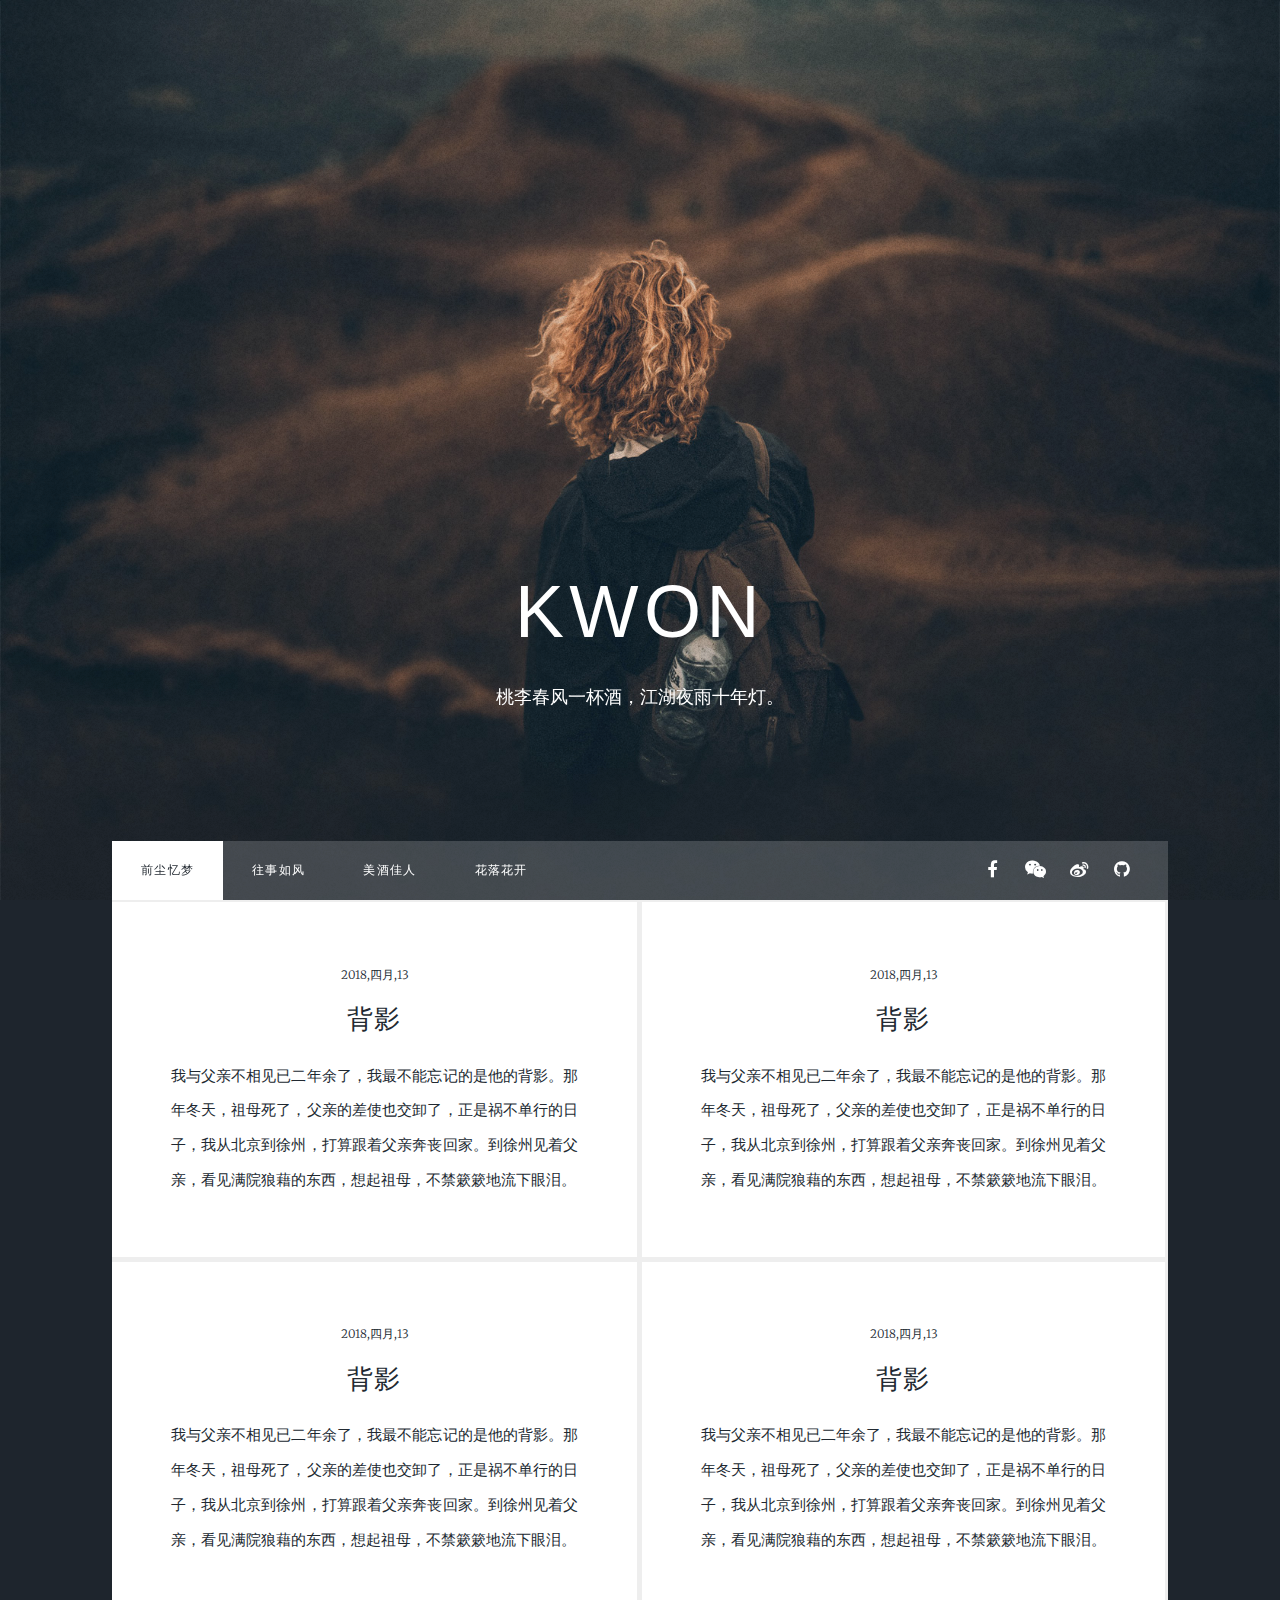
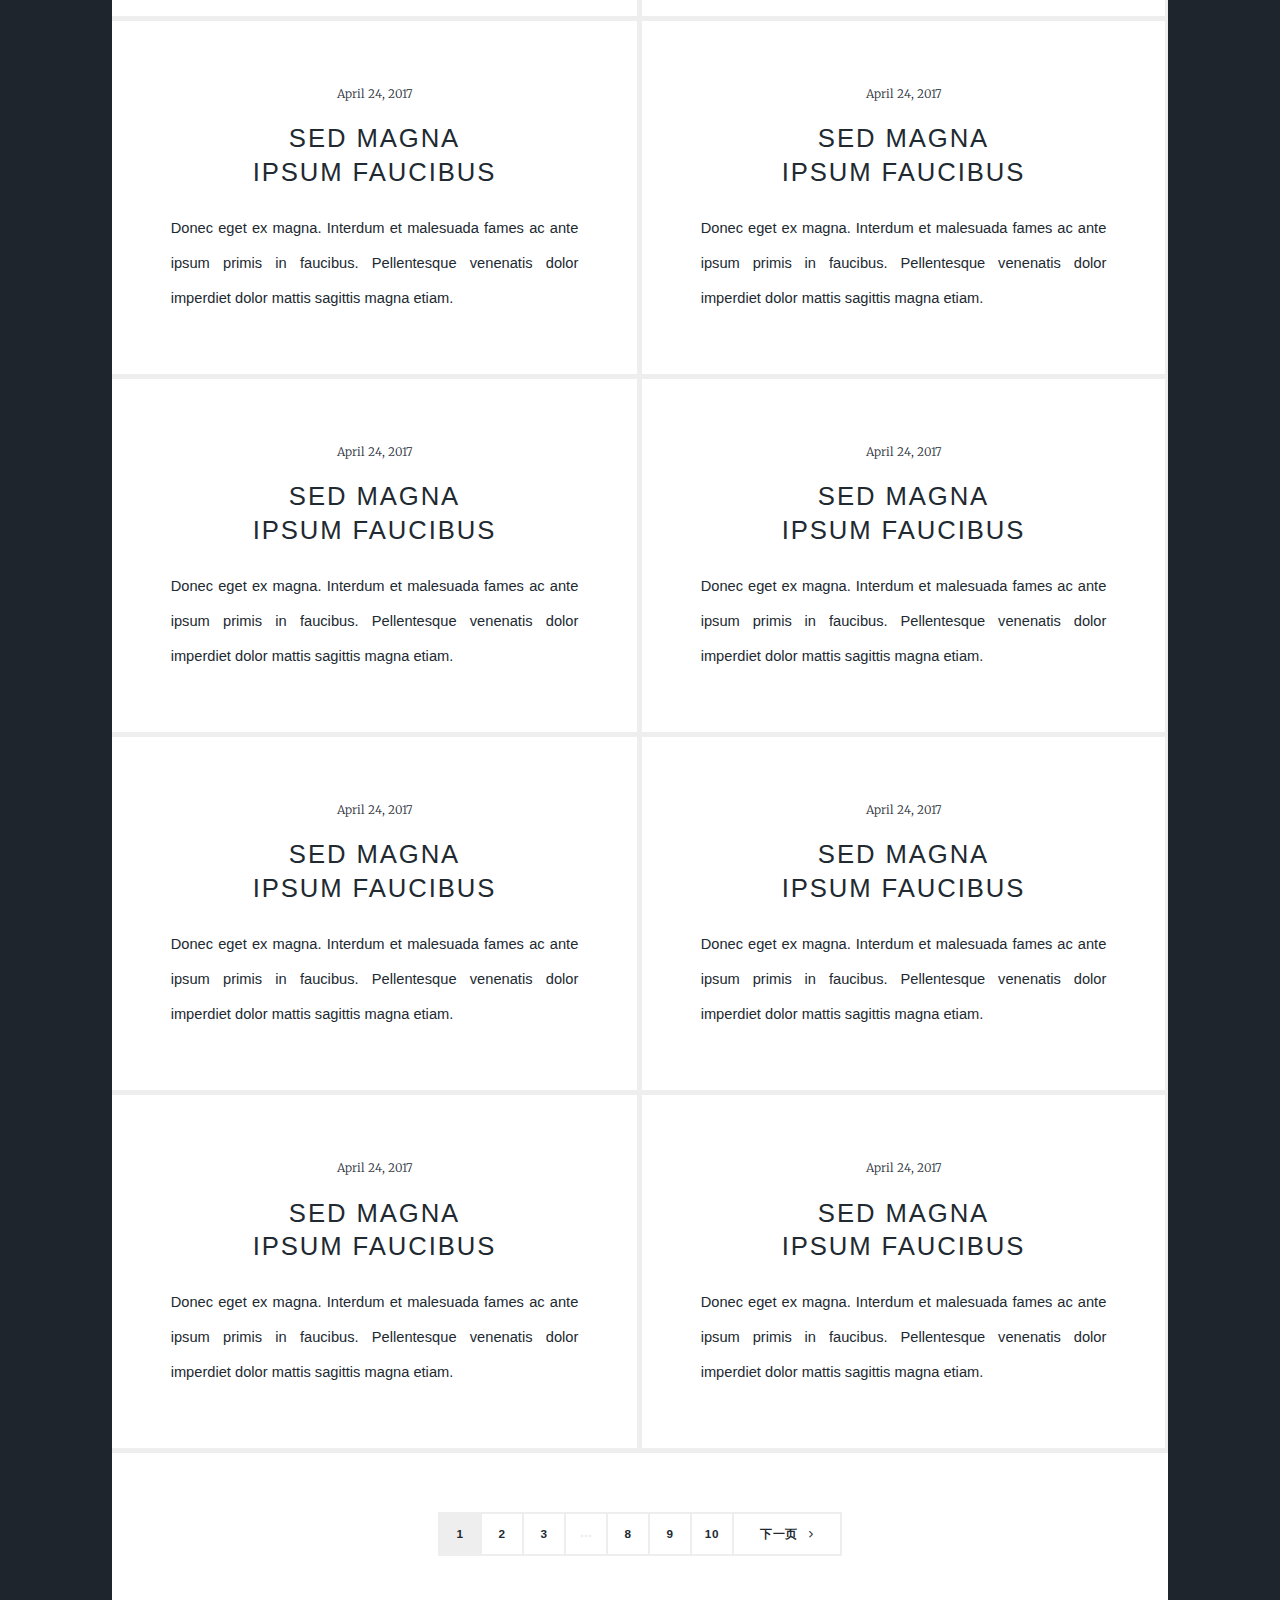
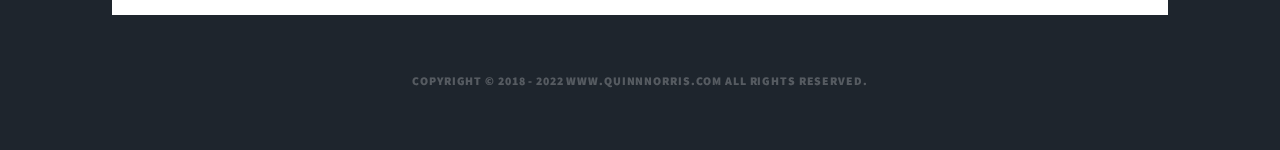
<file: EBs2.0_UI/index.html>
<!DOCTYPE HTML>
<!--
	Massively by HTML5 UP
	html5up.net | @ajlkn
	Free for personal and commercial use under the CCA 3.0 license (html5up.net/license)
-->
<html>
<head>
    <title>Massively by HTML5 UP</title>
    <meta charset="utf-8"/>
    <meta name="viewport" content="width=device-width, initial-scale=1, user-scalable=no"/>
    <link rel="stylesheet" href="assets/css/main.css"/>
    <noscript>
        <link rel="stylesheet" href="assets/css/noscript.css"/>
    </noscript>
</head>
<body class="is-loading">

<!-- Wrapper -->
<div id="wrapper" class="fade-in">

    <!-- Intro -->
    <div id="intro">
        <h1>Kwon</h1>
        <p>桃李春风一杯酒，江湖夜雨十年灯。</p>
        <ul class="actions">
            <li></li>
        </ul>
    </div>

    <!-- Header -->
    <header id="header">
        <a class="logo">Kwon</a>
    </header>

    <!-- Nav -->
    <nav id="nav">
        <ul class="links">
            <li class="active"><a href="index.html">前尘忆梦</a></li>
            <li><a href="generic.html">往事如风</a></li>
            <li><a href="elements.html">美酒佳人</a></li>
            <li><a href="elements.html">花落花开</a></li>
        </ul>
        <ul class="icons">
            <li><a href="#" class="icon fa-facebook"><span class="label">Facebook</span></a></li>
            <li><a href="#" class="icon fa-wechat"><span class="label">WeChat</span></a></li>
            <li><a href="#" class="icon fa-weibo"><span class="label">Weibo</span></a></li>
            <li><a href="#" class="icon fa-github"><span class="label">GitHub</span></a></li>
        </ul>
    </nav>
    <!--根据文章内容搜索，文章分类分组，一页多少个可控，密码，申请获得访问权限，-->
    <!--删除，编辑文章,文章评论，好友亲密度-->
    <!--注册邀请码，红包付款码-->
    <!-- Main -->
    <div id="main">

        <div style="padding:0">
            <div>

            </div>
        </div>

        <!-- Posts -->
        <section class="posts">
            <article>
                <header>
                    <span class="date">2018,四月,13</span>
                    <h2><a href="generic.html">背影</a></h2>
                </header>
                <p>
                    我与父亲不相见已二年余了，我最不能忘记的是他的背影。那年冬天，祖母死了，父亲的差使也交卸了，正是祸不单行的日子，我从北京到徐州，打算跟着父亲奔丧回家。到徐州见着父亲，看见满院狼藉的东西，想起祖母，不禁簌簌地流下眼泪。</p>
            </article>
            <article>
                <header>
                    <span class="date">2018,四月,13</span>
                    <h2><a href="#">背影</a></h2>
                </header>
                <p>
                    我与父亲不相见已二年余了，我最不能忘记的是他的背影。那年冬天，祖母死了，父亲的差使也交卸了，正是祸不单行的日子，我从北京到徐州，打算跟着父亲奔丧回家。到徐州见着父亲，看见满院狼藉的东西，想起祖母，不禁簌簌地流下眼泪。</p>
            </article>
            <article>
                <header>
                    <span class="date">2018,四月,13</span>
                    <h2><a href="#">背影</a></h2>
                </header>
                <p>我与父亲不相见已二年余了，我最不能忘记的是他的背影。那年冬天，祖母死了，父亲的差使也交卸了，正是祸不单行的日子，我从北京到徐州，打算跟着父亲奔丧回家。到徐州见着父亲，看见满院狼藉的东西，想起祖母，不禁簌簌地流下眼泪。</p>
            </article>
            <article>
                <header>
                    <span class="date">2018,四月,13</span>
                    <h2><a href="#">背影</a></h2>
                </header>
                <p>我与父亲不相见已二年余了，我最不能忘记的是他的背影。那年冬天，祖母死了，父亲的差使也交卸了，正是祸不单行的日子，我从北京到徐州，打算跟着父亲奔丧回家。到徐州见着父亲，看见满院狼藉的东西，想起祖母，不禁簌簌地流下眼泪。</p>
            </article>
            <article>
                <header>
                    <span class="date">April 24, 2017</span>
                    <h2><a href="#">Sed magna<br/>
                        ipsum faucibus</a></h2>
                </header>
                <p>Donec eget ex magna. Interdum et malesuada fames ac ante ipsum primis in faucibus. Pellentesque
                    venenatis dolor imperdiet dolor mattis sagittis magna etiam.</p>
            </article>
            <article>
                <header>
                    <span class="date">April 24, 2017</span>
                    <h2><a href="#">Sed magna<br/>
                        ipsum faucibus</a></h2>
                </header>
                <p>Donec eget ex magna. Interdum et malesuada fames ac ante ipsum primis in faucibus. Pellentesque
                    venenatis dolor imperdiet dolor mattis sagittis magna etiam.</p>
            </article>
            <article>
                <header>
                    <span class="date">April 24, 2017</span>
                    <h2><a href="#">Sed magna<br/>
                        ipsum faucibus</a></h2>
                </header>
                <p>Donec eget ex magna. Interdum et malesuada fames ac ante ipsum primis in faucibus. Pellentesque
                    venenatis dolor imperdiet dolor mattis sagittis magna etiam.</p>
            </article>
            <article>
                <header>
                    <span class="date">April 24, 2017</span>
                    <h2><a href="#">Sed magna<br/>
                        ipsum faucibus</a></h2>
                </header>
                <p>Donec eget ex magna. Interdum et malesuada fames ac ante ipsum primis in faucibus. Pellentesque
                    venenatis dolor imperdiet dolor mattis sagittis magna etiam.</p>
            </article>
            <article>
                <header>
                    <span class="date">April 24, 2017</span>
                    <h2><a href="#">Sed magna<br/>
                        ipsum faucibus</a></h2>
                </header>
                <p>Donec eget ex magna. Interdum et malesuada fames ac ante ipsum primis in faucibus. Pellentesque
                    venenatis dolor imperdiet dolor mattis sagittis magna etiam.</p>
            </article>
            <article>
                <header>
                    <span class="date">April 24, 2017</span>
                    <h2><a href="#">Sed magna<br/>
                        ipsum faucibus</a></h2>
                </header>
                <p>Donec eget ex magna. Interdum et malesuada fames ac ante ipsum primis in faucibus. Pellentesque
                    venenatis dolor imperdiet dolor mattis sagittis magna etiam.</p>
            </article>
            <article>
                <header>
                    <span class="date">April 24, 2017</span>
                    <h2><a href="#">Sed magna<br/>
                        ipsum faucibus</a></h2>
                </header>
                <p>Donec eget ex magna. Interdum et malesuada fames ac ante ipsum primis in faucibus. Pellentesque
                    venenatis dolor imperdiet dolor mattis sagittis magna etiam.</p>
            </article>
            <article>
                <header>
                    <span class="date">April 24, 2017</span>
                    <h2><a href="#">Sed magna<br/>
                        ipsum faucibus</a></h2>
                </header>
                <p>Donec eget ex magna. Interdum et malesuada fames ac ante ipsum primis in faucibus. Pellentesque
                    venenatis dolor imperdiet dolor mattis sagittis magna etiam.</p>
            </article>
        </section>

        <!-- Footer -->
        <footer>
            <div class="pagination">
                <!--<a href="#" class="previous">Prev</a>-->
                <a href="#" class="page active">1</a>
                <a href="#" class="page">2</a>
                <a href="#" class="page">3</a>
                <span class="extra">&hellip;</span>
                <a href="#" class="page">8</a>
                <a href="#" class="page">9</a>
                <a href="#" class="page">10</a>
                <a href="#" class="next">下一页</a>
            </div>
        </footer>

    </div>

    <!-- Footer -->
    <footer id="footer">
    </footer>

    <!-- Copyright -->
    <div id="copyright">
        <ul>
            <li>Copyright © 2018 - 2022 www.quinnnorris.com All Rights Reserved.</li>
        </ul>
    </div>

</div>

<!-- Scripts -->
<script src="assets/js/jquery.min.js"></script>
<script src="assets/js/jquery.scrollex.min.js"></script>
<script src="assets/js/jquery.scrolly.min.js"></script>
<script src="assets/js/skel.min.js"></script>
<script src="assets/js/util.js"></script>
<script src="assets/js/main.js"></script>

</body>
</html>
</file>
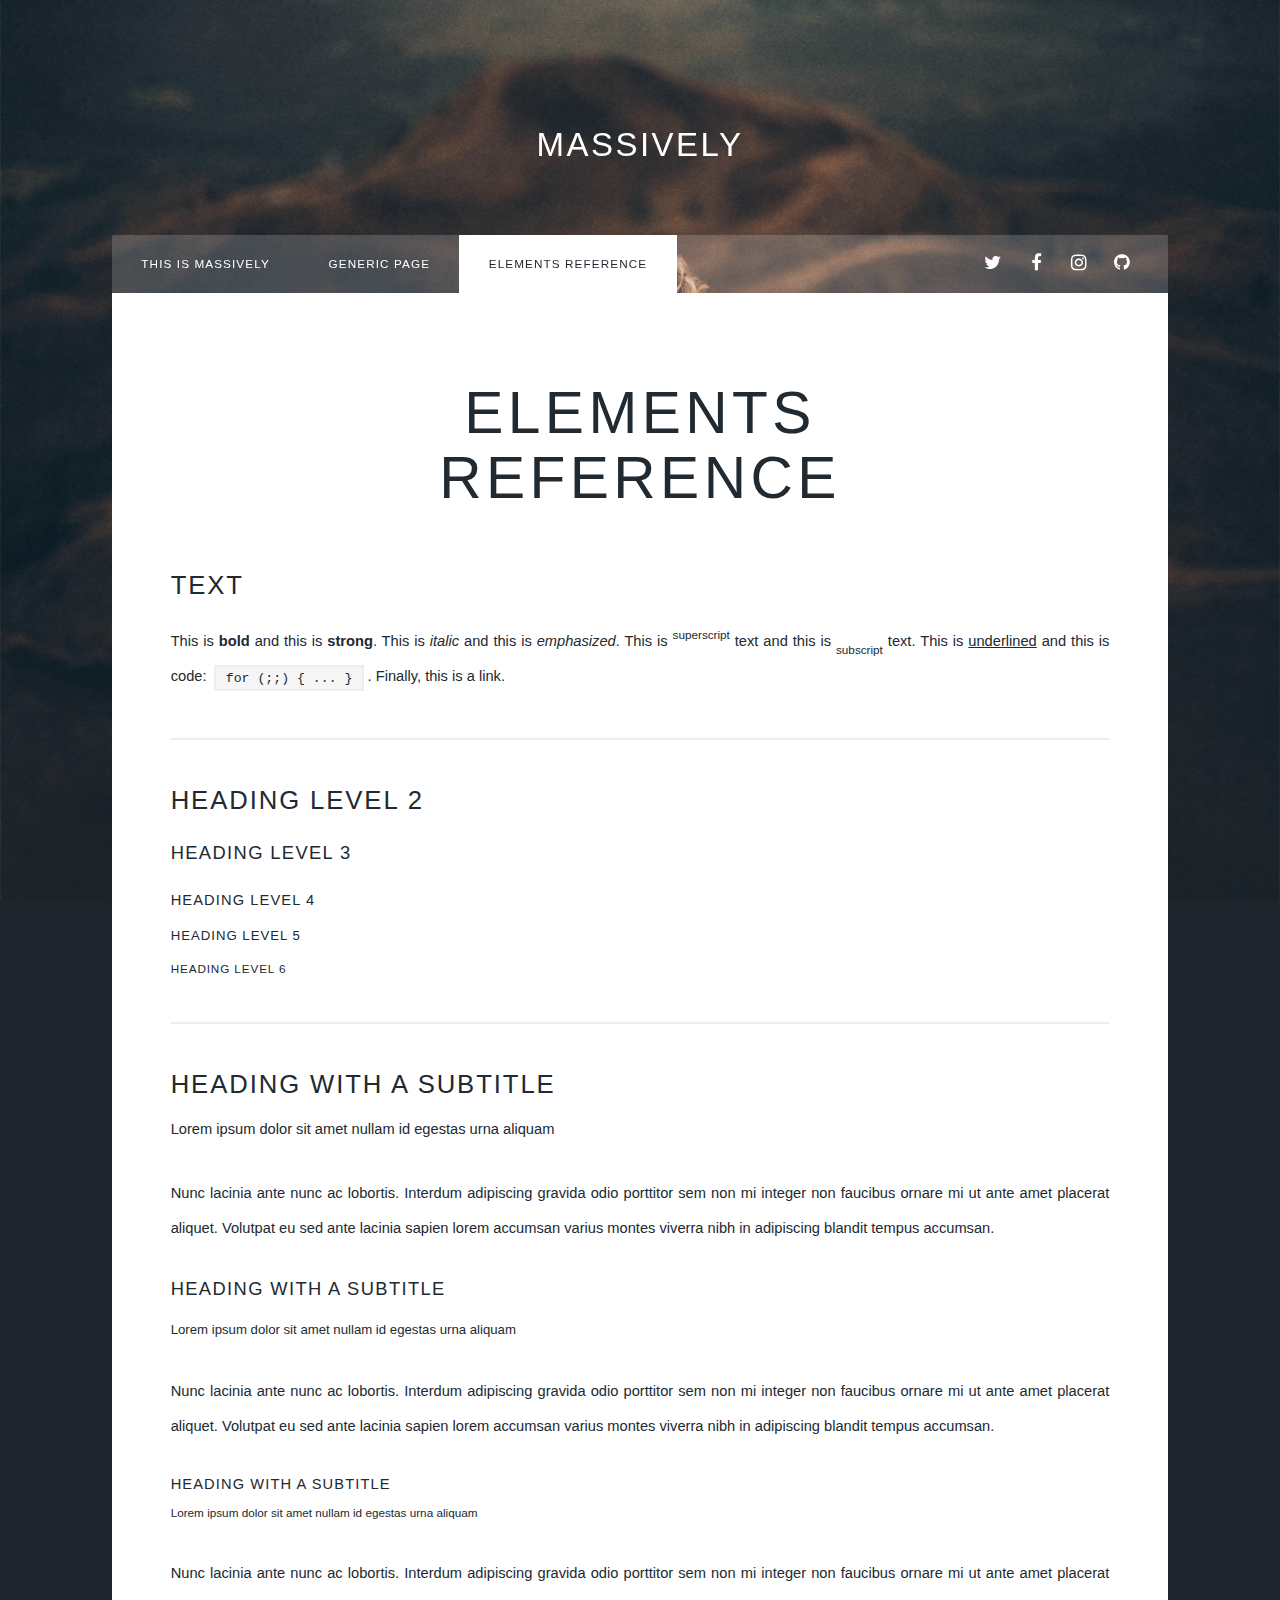
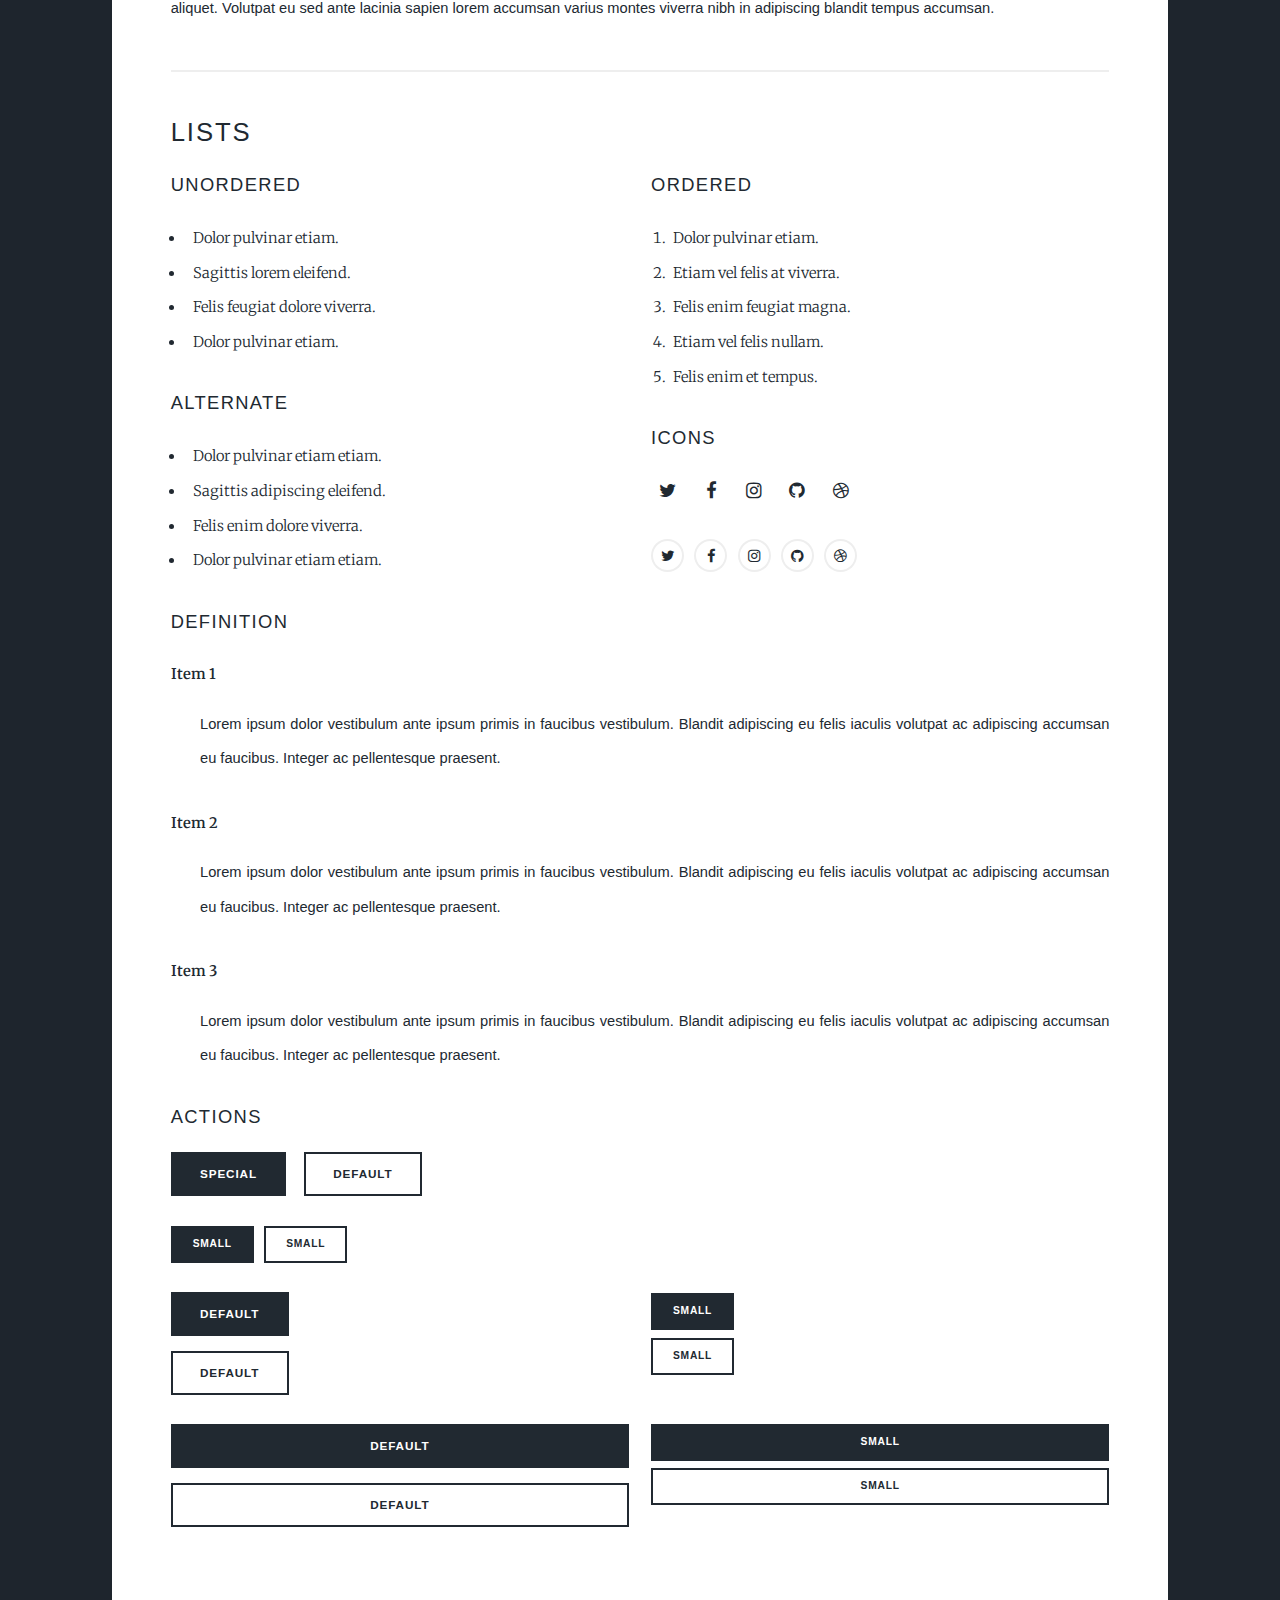
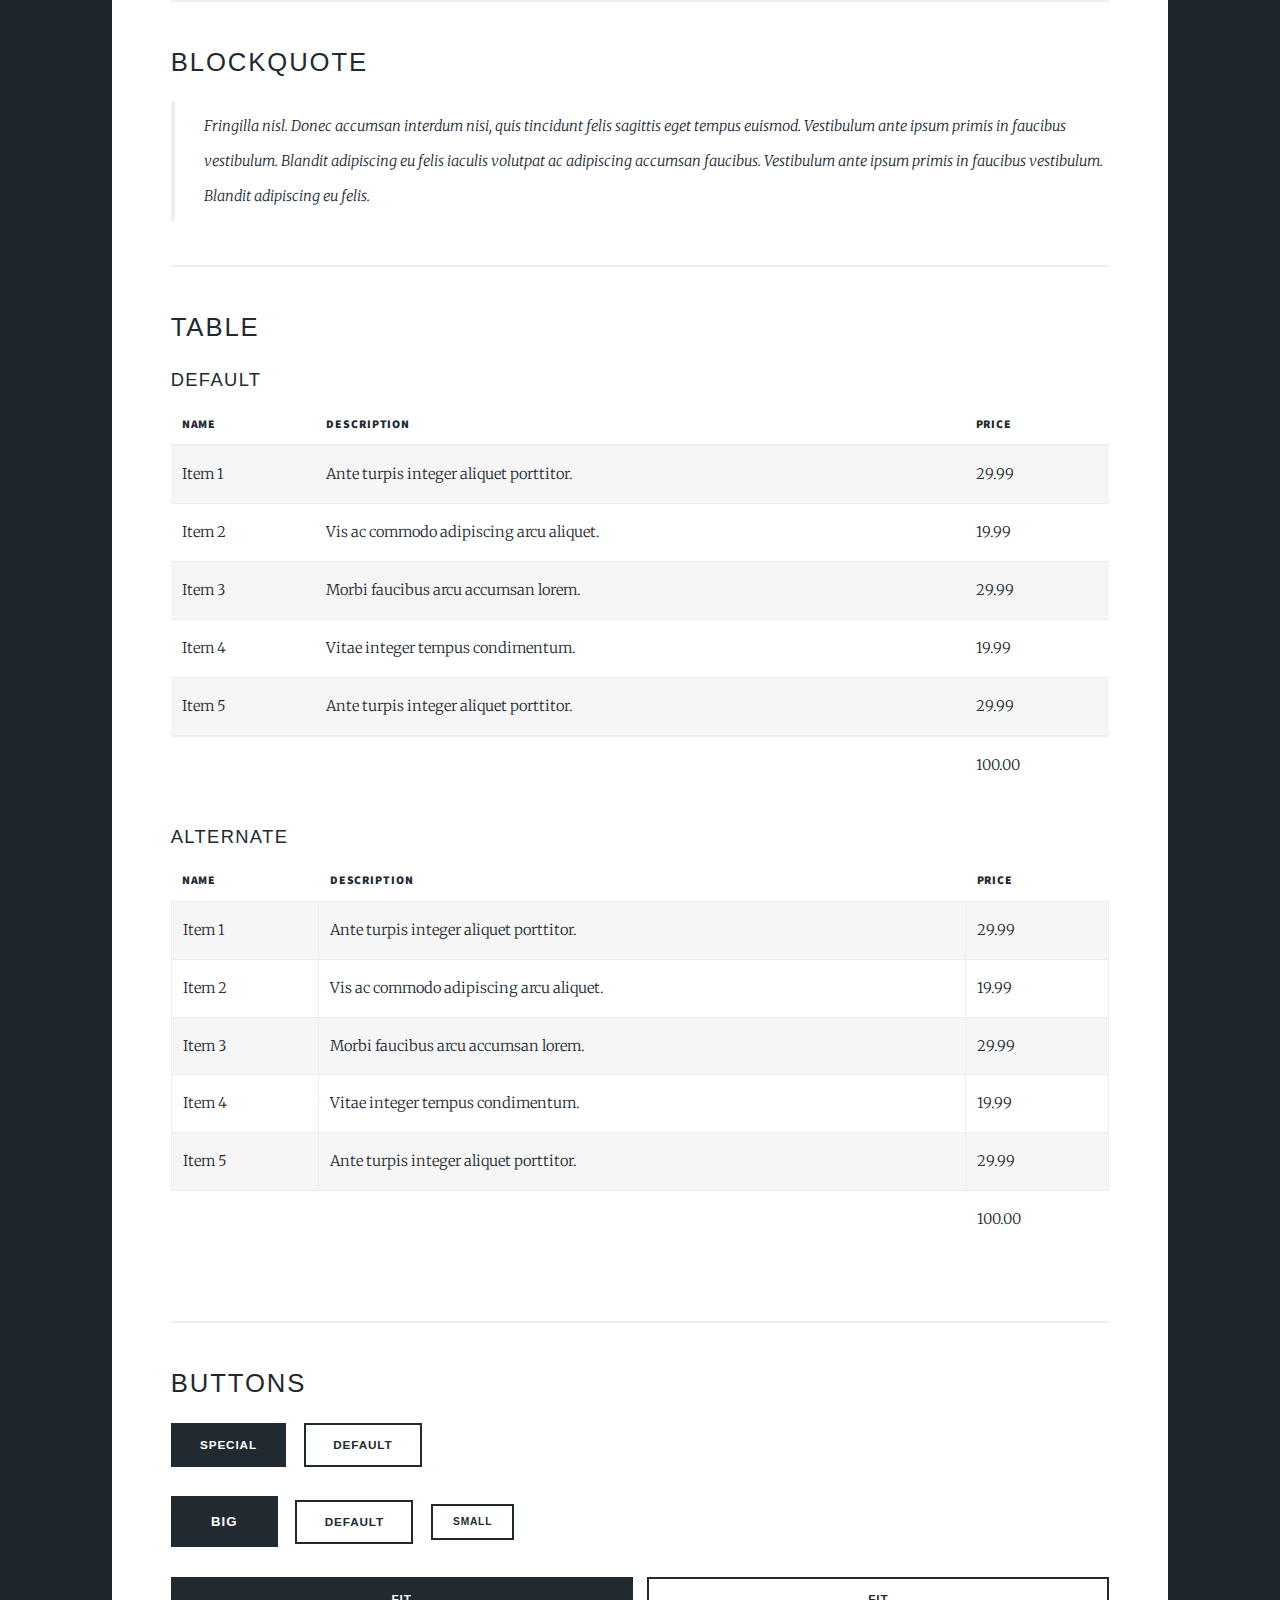
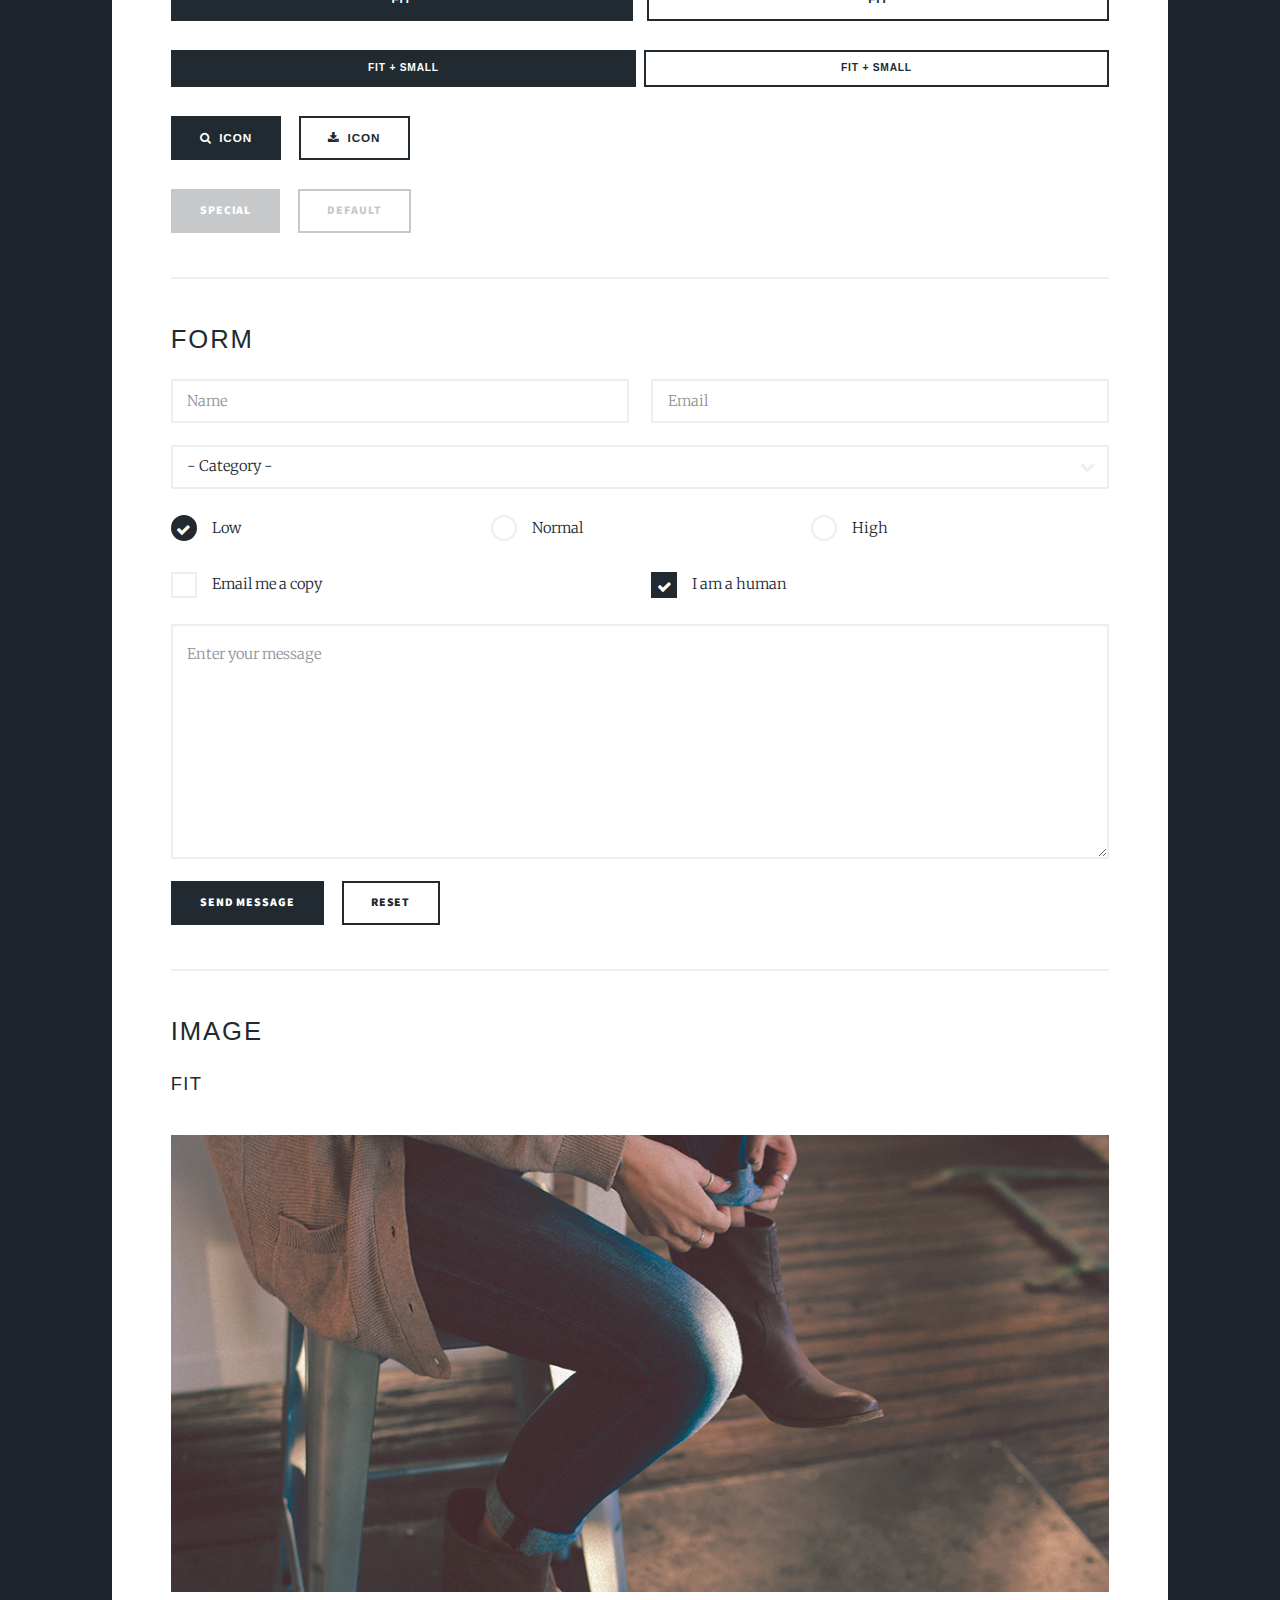
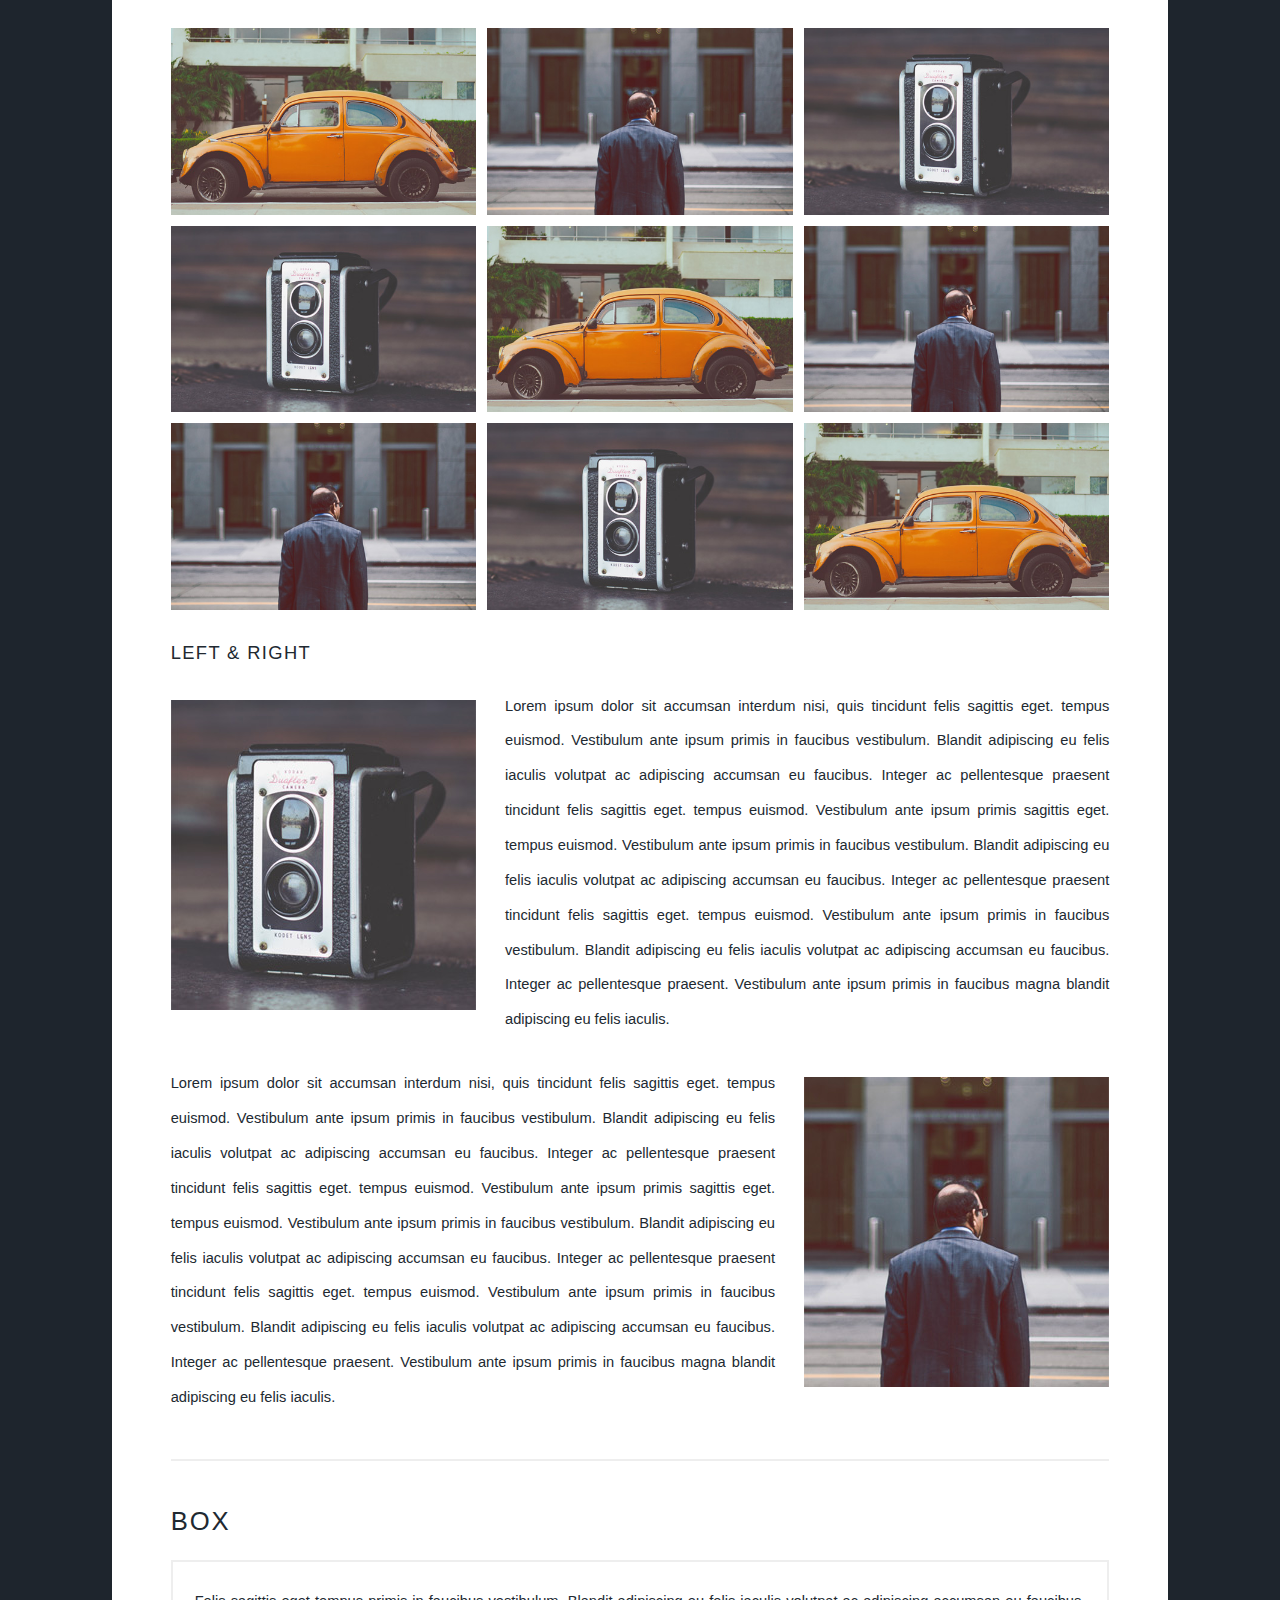
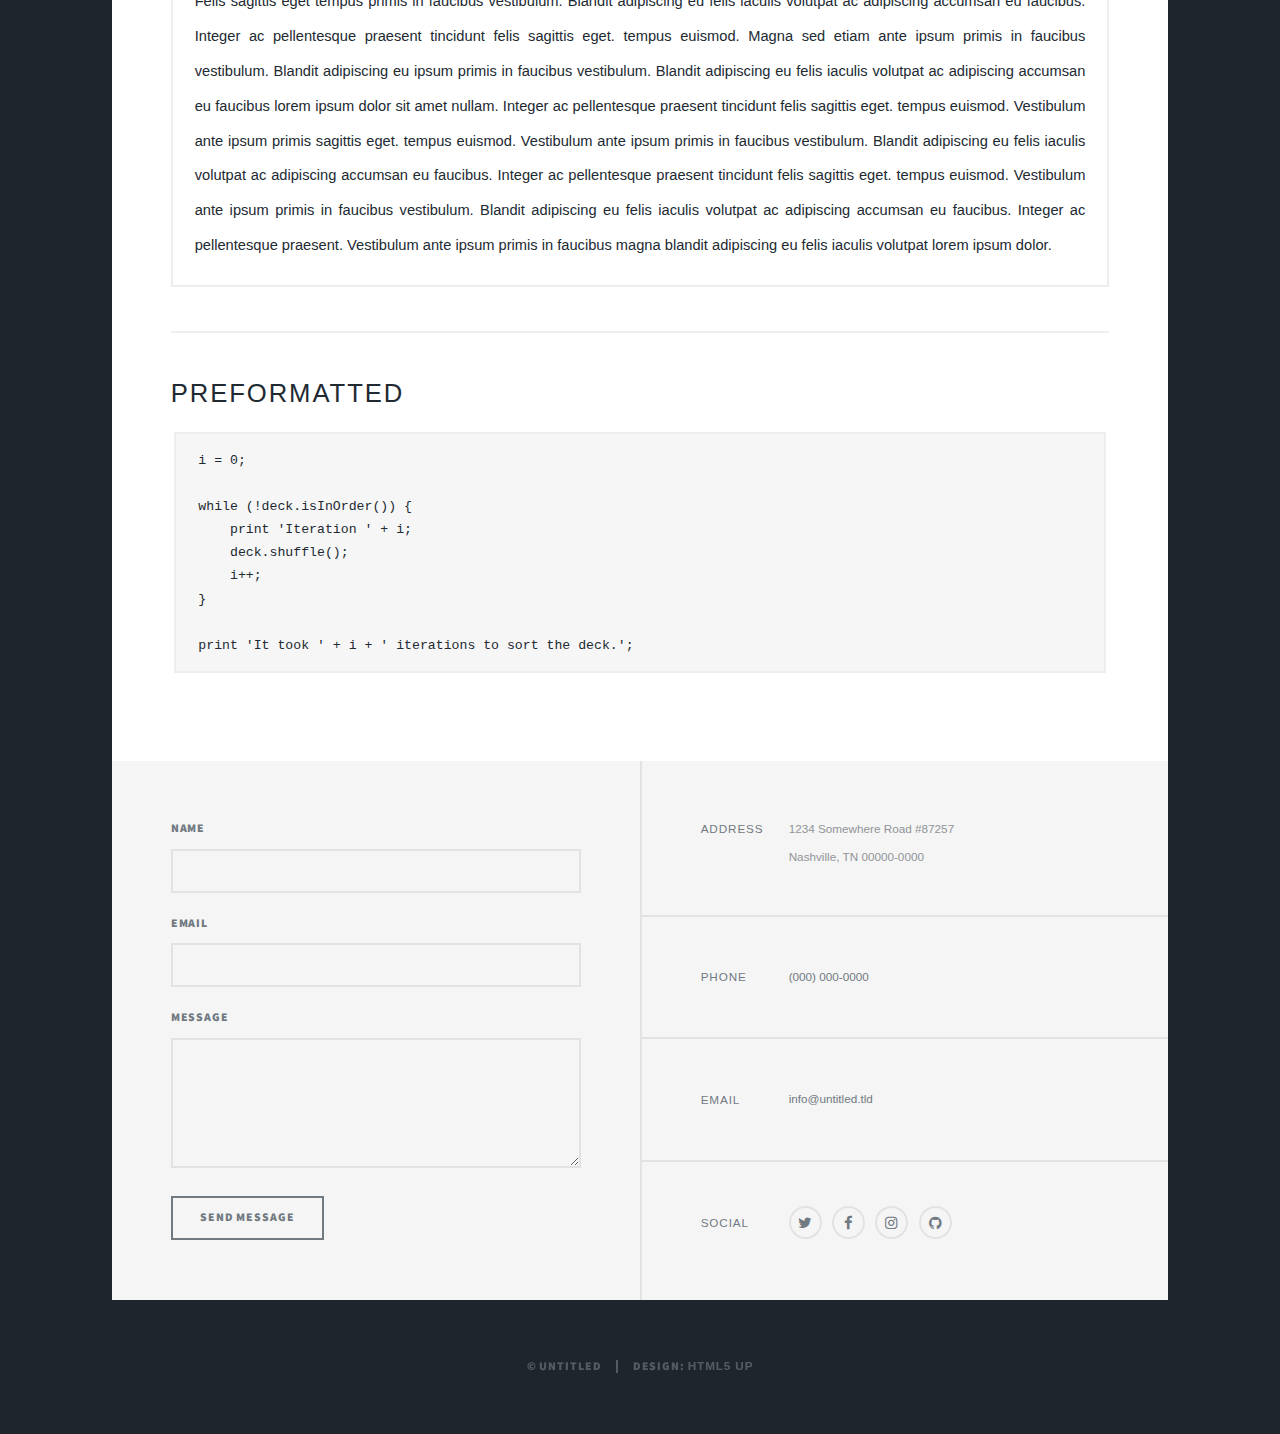
<file: EBs2.0_UI/elements.html>
<!DOCTYPE HTML>
<!--
	Massively by HTML5 UP
	html5up.net | @ajlkn
	Free for personal and commercial use under the CCA 3.0 license (html5up.net/license)
-->
<html>
	<head>
		<title>Elements Reference - Massively by HTML5 UP</title>
		<meta charset="utf-8" />
		<meta name="viewport" content="width=device-width, initial-scale=1, user-scalable=no" />
		<link rel="stylesheet" href="assets/css/main.css" />
		<noscript><link rel="stylesheet" href="assets/css/noscript.css" /></noscript>
	</head>
	<body class="is-loading">

		<!-- Wrapper -->
			<div id="wrapper">

				<!-- Header -->
					<header id="header">
						<a href="index.html" class="logo">Massively</a>
					</header>

				<!-- Nav -->
					<nav id="nav">
						<ul class="links">
							<li><a href="index.html">This is Massively</a></li>
							<li><a href="generic.html">Generic Page</a></li>
							<li class="active"><a href="elements.html">Elements Reference</a></li>
						</ul>
						<ul class="icons">
							<li><a href="#" class="icon fa-twitter"><span class="label">Twitter</span></a></li>
							<li><a href="#" class="icon fa-facebook"><span class="label">Facebook</span></a></li>
							<li><a href="#" class="icon fa-instagram"><span class="label">Instagram</span></a></li>
							<li><a href="#" class="icon fa-github"><span class="label">GitHub</span></a></li>
						</ul>
					</nav>

				<!-- Main -->
					<div id="main">

						<!-- Post -->
							<section class="post">
								<header class="major">
									<h1>Elements<br />
									Reference</h1>
								</header>

								<!-- Text stuff -->
									<h2>Text</h2>
									<p>This is <b>bold</b> and this is <strong>strong</strong>. This is <i>italic</i> and this is <em>emphasized</em>.
									This is <sup>superscript</sup> text and this is <sub>subscript</sub> text.
									This is <u>underlined</u> and this is code: <code>for (;;) { ... }</code>.
									Finally, this is a <a href="#">link</a>.</p>
									<hr />
									<h2>Heading Level 2</h2>
									<h3>Heading Level 3</h3>
									<h4>Heading Level 4</h4>
									<h5>Heading Level 5</h5>
									<h6>Heading Level 6</h6>
									<hr />
									<header>
										<h2>Heading with a Subtitle</h2>
										<p>Lorem ipsum dolor sit amet nullam id egestas urna aliquam</p>
									</header>
									<p>Nunc lacinia ante nunc ac lobortis. Interdum adipiscing gravida odio porttitor sem non mi integer non faucibus ornare mi ut ante amet placerat aliquet. Volutpat eu sed ante lacinia sapien lorem accumsan varius montes viverra nibh in adipiscing blandit tempus accumsan.</p>
									<header>
										<h3>Heading with a Subtitle</h3>
										<p>Lorem ipsum dolor sit amet nullam id egestas urna aliquam</p>
									</header>
									<p>Nunc lacinia ante nunc ac lobortis. Interdum adipiscing gravida odio porttitor sem non mi integer non faucibus ornare mi ut ante amet placerat aliquet. Volutpat eu sed ante lacinia sapien lorem accumsan varius montes viverra nibh in adipiscing blandit tempus accumsan.</p>
									<header>
										<h4>Heading with a Subtitle</h4>
										<p>Lorem ipsum dolor sit amet nullam id egestas urna aliquam</p>
									</header>
									<p>Nunc lacinia ante nunc ac lobortis. Interdum adipiscing gravida odio porttitor sem non mi integer non faucibus ornare mi ut ante amet placerat aliquet. Volutpat eu sed ante lacinia sapien lorem accumsan varius montes viverra nibh in adipiscing blandit tempus accumsan.</p>

									<hr />

								<!-- Lists -->
									<h2>Lists</h2>
									<div class="row">
										<div class="6u 12u$(small)">

											<h3>Unordered</h3>
											<ul>
												<li>Dolor pulvinar etiam.</li>
												<li>Sagittis lorem eleifend.</li>
												<li>Felis feugiat dolore viverra.</li>
												<li>Dolor pulvinar etiam.</li>
											</ul>

											<h3>Alternate</h3>
											<ul class="alt">
												<li>Dolor pulvinar etiam etiam.</li>
												<li>Sagittis adipiscing eleifend.</li>
												<li>Felis enim dolore viverra.</li>
												<li>Dolor pulvinar etiam etiam.</li>
											</ul>

										</div>
										<div class="6u$ 12u$(small)">

											<h3>Ordered</h3>
											<ol>
												<li>Dolor pulvinar etiam.</li>
												<li>Etiam vel felis at viverra.</li>
												<li>Felis enim feugiat magna.</li>
												<li>Etiam vel felis nullam.</li>
												<li>Felis enim et tempus.</li>
											</ol>

											<h3>Icons</h3>
											<ul class="icons">
												<li><a href="#" class="icon fa-twitter"><span class="label">Twitter</span></a></li>
												<li><a href="#" class="icon fa-facebook"><span class="label">Facebook</span></a></li>
												<li><a href="#" class="icon fa-instagram"><span class="label">Instagram</span></a></li>
												<li><a href="#" class="icon fa-github"><span class="label">Github</span></a></li>
												<li><a href="#" class="icon fa-dribbble"><span class="label">Dribbble</span></a></li>
											</ul>
											<ul class="icons alt">
												<li><a href="#" class="icon alt fa-twitter"><span class="label">Twitter</span></a></li>
												<li><a href="#" class="icon alt fa-facebook"><span class="label">Facebook</span></a></li>
												<li><a href="#" class="icon alt fa-instagram"><span class="label">Instagram</span></a></li>
												<li><a href="#" class="icon alt fa-github"><span class="label">Github</span></a></li>
												<li><a href="#" class="icon alt fa-dribbble"><span class="label">Dribbble</span></a></li>
											</ul>

										</div>
									</div>
									<h3>Definition</h3>
									<dl>
										<dt>Item 1</dt>
										<dd>
											<p>Lorem ipsum dolor vestibulum ante ipsum primis in faucibus vestibulum. Blandit adipiscing eu felis iaculis volutpat ac adipiscing accumsan eu faucibus. Integer ac pellentesque praesent.</p>
										</dd>
										<dt>Item 2</dt>
										<dd>
											<p>Lorem ipsum dolor vestibulum ante ipsum primis in faucibus vestibulum. Blandit adipiscing eu felis iaculis volutpat ac adipiscing accumsan eu faucibus. Integer ac pellentesque praesent.</p>
										</dd>
										<dt>Item 3</dt>
										<dd>
											<p>Lorem ipsum dolor vestibulum ante ipsum primis in faucibus vestibulum. Blandit adipiscing eu felis iaculis volutpat ac adipiscing accumsan eu faucibus. Integer ac pellentesque praesent.</p>
										</dd>
									</dl>

									<h3>Actions</h3>
									<ul class="actions">
										<li><a href="#" class="button special">Special</a></li>
										<li><a href="#" class="button">Default</a></li>
									</ul>
									<ul class="actions small">
										<li><a href="#" class="button special small">Small</a></li>
										<li><a href="#" class="button small">Small</a></li>
									</ul>
									<div class="row">
										<div class="6u 12u$(small)">
											<ul class="actions vertical">
												<li><a href="#" class="button special">Default</a></li>
												<li><a href="#" class="button">Default</a></li>
											</ul>
										</div>
										<div class="6u 12u$(small)">
											<ul class="actions vertical small">
												<li><a href="#" class="button special small">Small</a></li>
												<li><a href="#" class="button small">Small</a></li>
											</ul>
										</div>
									</div>
									<div class="row">
										<div class="6u 12u$(small)">
											<ul class="actions vertical">
												<li><a href="#" class="button special fit">Default</a></li>
												<li><a href="#" class="button fit">Default</a></li>
											</ul>
										</div>
										<div class="6u$ 12u$(small)">
											<ul class="actions vertical small">
												<li><a href="#" class="button special small fit">Small</a></li>
												<li><a href="#" class="button small fit">Small</a></li>
											</ul>
										</div>
									</div>

									<hr />

								<!-- Blockquote -->
									<h2>Blockquote</h2>
									<blockquote>Fringilla nisl. Donec accumsan interdum nisi, quis tincidunt felis sagittis eget tempus euismod. Vestibulum ante ipsum primis in faucibus vestibulum. Blandit adipiscing eu felis iaculis volutpat ac adipiscing accumsan faucibus. Vestibulum ante ipsum primis in faucibus vestibulum. Blandit adipiscing eu felis.</blockquote>

									<hr />

								<!-- Table -->
									<h2>Table</h2>

									<h3>Default</h3>
									<div class="table-wrapper">
										<table>
											<thead>
												<tr>
													<th>Name</th>
													<th>Description</th>
													<th>Price</th>
												</tr>
											</thead>
											<tbody>
												<tr>
													<td>Item 1</td>
													<td>Ante turpis integer aliquet porttitor.</td>
													<td>29.99</td>
												</tr>
												<tr>
													<td>Item 2</td>
													<td>Vis ac commodo adipiscing arcu aliquet.</td>
													<td>19.99</td>
												</tr>
												<tr>
													<td>Item 3</td>
													<td> Morbi faucibus arcu accumsan lorem.</td>
													<td>29.99</td>
												</tr>
												<tr>
													<td>Item 4</td>
													<td>Vitae integer tempus condimentum.</td>
													<td>19.99</td>
												</tr>
												<tr>
													<td>Item 5</td>
													<td>Ante turpis integer aliquet porttitor.</td>
													<td>29.99</td>
												</tr>
											</tbody>
											<tfoot>
												<tr>
													<td colspan="2"></td>
													<td>100.00</td>
												</tr>
											</tfoot>
										</table>
									</div>

									<h3>Alternate</h3>
									<div class="table-wrapper">
										<table class="alt">
											<thead>
												<tr>
													<th>Name</th>
													<th>Description</th>
													<th>Price</th>
												</tr>
											</thead>
											<tbody>
												<tr>
													<td>Item 1</td>
													<td>Ante turpis integer aliquet porttitor.</td>
													<td>29.99</td>
												</tr>
												<tr>
													<td>Item 2</td>
													<td>Vis ac commodo adipiscing arcu aliquet.</td>
													<td>19.99</td>
												</tr>
												<tr>
													<td>Item 3</td>
													<td> Morbi faucibus arcu accumsan lorem.</td>
													<td>29.99</td>
												</tr>
												<tr>
													<td>Item 4</td>
													<td>Vitae integer tempus condimentum.</td>
													<td>19.99</td>
												</tr>
												<tr>
													<td>Item 5</td>
													<td>Ante turpis integer aliquet porttitor.</td>
													<td>29.99</td>
												</tr>
											</tbody>
											<tfoot>
												<tr>
													<td colspan="2"></td>
													<td>100.00</td>
												</tr>
											</tfoot>
										</table>
									</div>

									<hr />

								<!-- Buttons -->
									<h2>Buttons</h2>
									<ul class="actions">
										<li><a href="#" class="button special">Special</a></li>
										<li><a href="#" class="button">Default</a></li>
									</ul>
									<ul class="actions">
										<li><a href="#" class="button special big">Big</a></li>
										<li><a href="#" class="button">Default</a></li>
										<li><a href="#" class="button small">Small</a></li>
									</ul>
									<ul class="actions fit">
										<li><a href="#" class="button special fit">Fit</a></li>
										<li><a href="#" class="button fit">Fit</a></li>
									</ul>
									<ul class="actions fit small">
										<li><a href="#" class="button special fit small">Fit + Small</a></li>
										<li><a href="#" class="button fit small">Fit + Small</a></li>
									</ul>
									<ul class="actions">
										<li><a href="#" class="button special icon fa-search">Icon</a></li>
										<li><a href="#" class="button icon fa-download">Icon</a></li>
									</ul>
									<ul class="actions">
										<li><span class="button special disabled">Special</span></li>
										<li><span class="button disabled">Default</span></li>
									</ul>

									<hr />

								<!-- Form -->
									<h2>Form</h2>

									<form method="post" action="#" class="alt">
										<div class="row uniform">
											<div class="6u 12u$(xsmall)">
												<input type="text" name="demo-name" id="demo-name" value="" placeholder="Name" />
											</div>
											<div class="6u$ 12u$(xsmall)">
												<input type="email" name="demo-email" id="demo-email" value="" placeholder="Email" />
											</div>
											<!-- Break -->
											<div class="12u$">
												<div class="select-wrapper">
													<select name="demo-category" id="demo-category">
														<option value="">- Category -</option>
														<option value="1">Manufacturing</option>
														<option value="1">Shipping</option>
														<option value="1">Administration</option>
														<option value="1">Human Resources</option>
													</select>
												</div>
											</div>
											<!-- Break -->
											<div class="4u 12u$(small)">
												<input type="radio" id="demo-priority-low" name="demo-priority" checked>
												<label for="demo-priority-low">Low</label>
											</div>
											<div class="4u 12u$(small)">
												<input type="radio" id="demo-priority-normal" name="demo-priority">
												<label for="demo-priority-normal">Normal</label>
											</div>
											<div class="4u$ 12u$(small)">
												<input type="radio" id="demo-priority-high" name="demo-priority">
												<label for="demo-priority-high">High</label>
											</div>
											<!-- Break -->
											<div class="6u 12u$(small)">
												<input type="checkbox" id="demo-copy" name="demo-copy">
												<label for="demo-copy">Email me a copy</label>
											</div>
											<div class="6u$ 12u$(small)">
												<input type="checkbox" id="demo-human" name="demo-human" checked>
												<label for="demo-human">I am a human</label>
											</div>
											<!-- Break -->
											<div class="12u$">
												<textarea name="demo-message" id="demo-message" placeholder="Enter your message" rows="6"></textarea>
											</div>
											<!-- Break -->
											<div class="12u$">
												<ul class="actions">
													<li><input type="submit" value="Send Message" class="special" /></li>
													<li><input type="reset" value="Reset" /></li>
												</ul>
											</div>
										</div>
									</form>

									<hr />

								<!-- Image -->
									<h2>Image</h2>

									<h3>Fit</h3>
									<span class="image fit"><img src="images/pic01.jpg" alt="" /></span>
									<div class="box alt">
										<div class="row 50% uniform">
											<div class="4u"><span class="image fit"><img src="images/pic02.jpg" alt="" /></span></div>
											<div class="4u"><span class="image fit"><img src="images/pic03.jpg" alt="" /></span></div>
											<div class="4u$"><span class="image fit"><img src="images/pic04.jpg" alt="" /></span></div>
											<!-- Break -->
											<div class="4u"><span class="image fit"><img src="images/pic04.jpg" alt="" /></span></div>
											<div class="4u"><span class="image fit"><img src="images/pic02.jpg" alt="" /></span></div>
											<div class="4u$"><span class="image fit"><img src="images/pic03.jpg" alt="" /></span></div>
											<!-- Break -->
											<div class="4u"><span class="image fit"><img src="images/pic03.jpg" alt="" /></span></div>
											<div class="4u"><span class="image fit"><img src="images/pic04.jpg" alt="" /></span></div>
											<div class="4u$"><span class="image fit"><img src="images/pic02.jpg" alt="" /></span></div>
										</div>
									</div>

									<h3>Left &amp; Right</h3>
									<p><span class="image left"><img src="images/pic08.jpg" alt="" /></span>Lorem ipsum dolor sit accumsan interdum nisi, quis tincidunt felis sagittis eget. tempus euismod. Vestibulum ante ipsum primis in faucibus vestibulum. Blandit adipiscing eu felis iaculis volutpat ac adipiscing accumsan eu faucibus. Integer ac pellentesque praesent tincidunt felis sagittis eget. tempus euismod. Vestibulum ante ipsum primis sagittis eget. tempus euismod. Vestibulum ante ipsum primis in faucibus vestibulum. Blandit adipiscing eu felis iaculis volutpat ac adipiscing accumsan eu faucibus. Integer ac pellentesque praesent tincidunt felis sagittis eget. tempus euismod. Vestibulum ante ipsum primis in faucibus vestibulum. Blandit adipiscing eu felis iaculis volutpat ac adipiscing accumsan eu faucibus. Integer ac pellentesque praesent. Vestibulum ante ipsum primis in faucibus magna blandit adipiscing eu felis iaculis.</p>
									<p><span class="image right"><img src="images/pic09.jpg" alt="" /></span>Lorem ipsum dolor sit accumsan interdum nisi, quis tincidunt felis sagittis eget. tempus euismod. Vestibulum ante ipsum primis in faucibus vestibulum. Blandit adipiscing eu felis iaculis volutpat ac adipiscing accumsan eu faucibus. Integer ac pellentesque praesent tincidunt felis sagittis eget. tempus euismod. Vestibulum ante ipsum primis sagittis eget. tempus euismod. Vestibulum ante ipsum primis in faucibus vestibulum. Blandit adipiscing eu felis iaculis volutpat ac adipiscing accumsan eu faucibus. Integer ac pellentesque praesent tincidunt felis sagittis eget. tempus euismod. Vestibulum ante ipsum primis in faucibus vestibulum. Blandit adipiscing eu felis iaculis volutpat ac adipiscing accumsan eu faucibus. Integer ac pellentesque praesent. Vestibulum ante ipsum primis in faucibus magna blandit adipiscing eu felis iaculis.</p>

									<hr />

								<!-- Box -->
									<h2>Box</h2>
									<div class="box">
										<p>Felis sagittis eget tempus primis in faucibus vestibulum. Blandit adipiscing eu felis iaculis volutpat ac adipiscing accumsan eu faucibus. Integer ac pellentesque praesent tincidunt felis sagittis eget. tempus euismod. Magna sed etiam ante ipsum primis in faucibus vestibulum. Blandit adipiscing eu ipsum primis in faucibus vestibulum. Blandit adipiscing eu felis iaculis volutpat ac adipiscing accumsan eu faucibus lorem ipsum dolor sit amet nullam. Integer ac pellentesque praesent tincidunt felis sagittis eget. tempus euismod. Vestibulum ante ipsum primis sagittis eget. tempus euismod. Vestibulum ante ipsum primis in faucibus vestibulum. Blandit adipiscing eu felis iaculis volutpat ac adipiscing accumsan eu faucibus. Integer ac pellentesque praesent tincidunt felis sagittis eget. tempus euismod. Vestibulum ante ipsum primis in faucibus vestibulum. Blandit adipiscing eu felis iaculis volutpat ac adipiscing accumsan eu faucibus. Integer ac pellentesque praesent. Vestibulum ante ipsum primis in faucibus magna blandit adipiscing eu felis iaculis volutpat lorem ipsum dolor.</p>
									</div>

									<hr />

								<!-- Preformatted Code -->
									<h2>Preformatted</h2>
									<pre><code>i = 0;

while (!deck.isInOrder()) {
    print 'Iteration ' + i;
    deck.shuffle();
    i++;
}

print 'It took ' + i + ' iterations to sort the deck.';
</code></pre>

							</section>

					</div>

				<!-- Footer -->
					<footer id="footer">
						<section>
							<form method="post" action="#">
								<div class="field">
									<label for="name">Name</label>
									<input type="text" name="name" id="name" />
								</div>
								<div class="field">
									<label for="email">Email</label>
									<input type="text" name="email" id="email" />
								</div>
								<div class="field">
									<label for="message">Message</label>
									<textarea name="message" id="message" rows="3"></textarea>
								</div>
								<ul class="actions">
									<li><input type="submit" value="Send Message" /></li>
								</ul>
							</form>
						</section>
						<section class="split contact">
							<section class="alt">
								<h3>Address</h3>
								<p>1234 Somewhere Road #87257<br />
								Nashville, TN 00000-0000</p>
							</section>
							<section>
								<h3>Phone</h3>
								<p><a href="#">(000) 000-0000</a></p>
							</section>
							<section>
								<h3>Email</h3>
								<p><a href="#">info@untitled.tld</a></p>
							</section>
							<section>
								<h3>Social</h3>
								<ul class="icons alt">
									<li><a href="#" class="icon alt fa-twitter"><span class="label">Twitter</span></a></li>
									<li><a href="#" class="icon alt fa-facebook"><span class="label">Facebook</span></a></li>
									<li><a href="#" class="icon alt fa-instagram"><span class="label">Instagram</span></a></li>
									<li><a href="#" class="icon alt fa-github"><span class="label">GitHub</span></a></li>
								</ul>
							</section>
						</section>
					</footer>

				<!-- Copyright -->
					<div id="copyright">
						<ul><li>&copy; Untitled</li><li>Design: <a href="https://html5up.net">HTML5 UP</a></li></ul>
					</div>

			</div>

		<!-- Scripts -->
			<script src="assets/js/jquery.min.js"></script>
			<script src="assets/js/jquery.scrollex.min.js"></script>
			<script src="assets/js/jquery.scrolly.min.js"></script>
			<script src="assets/js/skel.min.js"></script>
			<script src="assets/js/util.js"></script>
			<script src="assets/js/main.js"></script>

	</body>
</html>
</file>
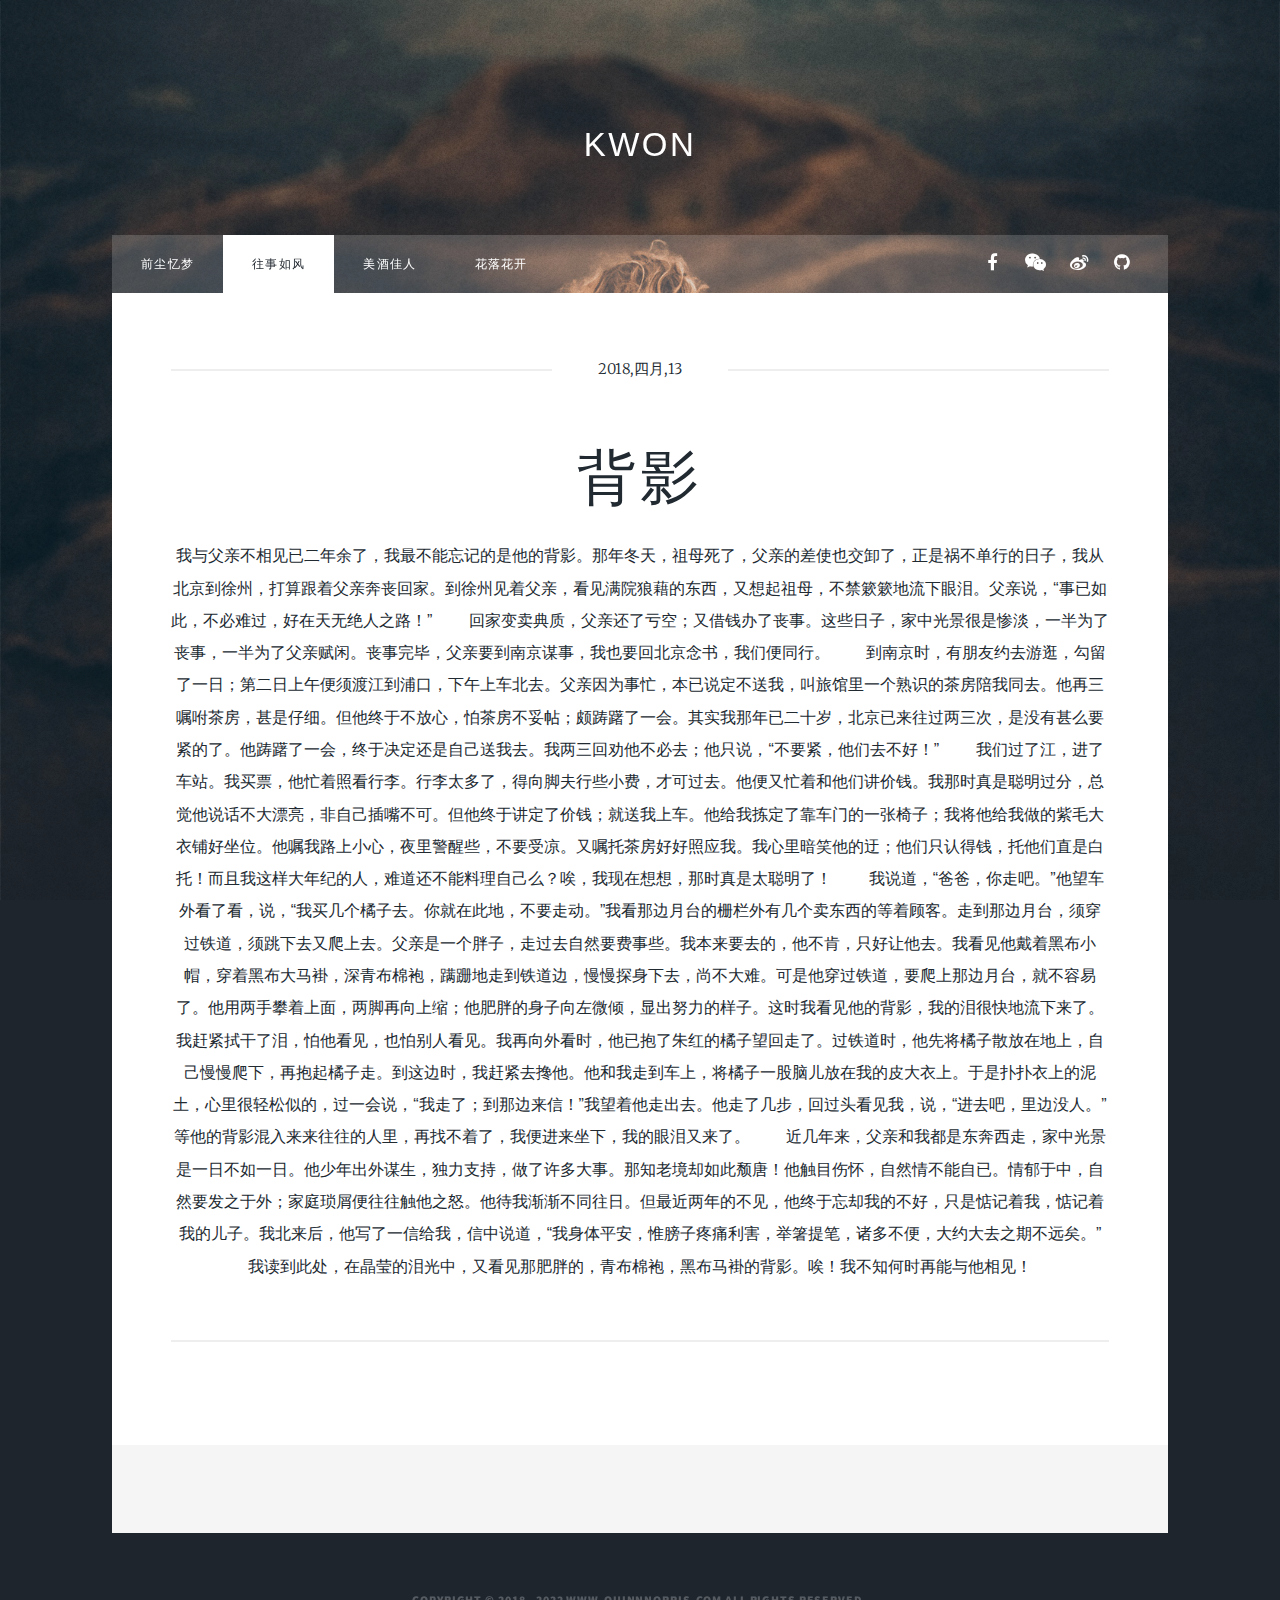
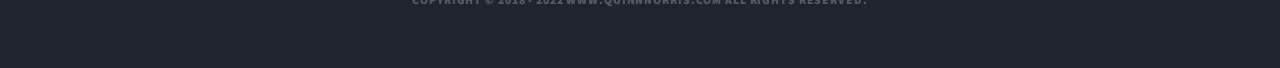
<file: EBs2.0_UI/generic.html>
<!DOCTYPE HTML>
<!--
	Massively by HTML5 UP
	html5up.net | @ajlkn
	Free for personal and commercial use under the CCA 3.0 license (html5up.net/license)
-->
<html>
<head>
    <title>Generic Page - Massively by HTML5 UP</title>
    <meta charset="utf-8"/>
    <meta name="viewport" content="width=device-width, initial-scale=1, user-scalable=no"/>
    <link rel="stylesheet" href="assets/css/main.css"/>
    <noscript>
        <link rel="stylesheet" href="assets/css/noscript.css"/>
    </noscript>
</head>
<body class="is-loading">

<!-- Wrapper -->
<div id="wrapper">

    <!-- Header -->
    <header id="header">
        <a class="logo">Kwon</a>
    </header>

    <!-- Nav -->
    <nav id="nav">
        <ul class="links">
            <li><a href="index.html">前尘忆梦</a></li>
            <li class="active"><a href="generic.html">往事如风</a></li>
            <li><a href="elements.html">美酒佳人</a></li>
            <li><a href="elements.html">花落花开</a></li>
        </ul>
        <ul class="icons">
            <li><a href="#" class="icon fa-facebook"><span class="label">Facebook</span></a></li>
            <li><a href="#" class="icon fa-wechat"><span class="label">WeChat</span></a></li>
            <li><a href="#" class="icon fa-weibo"><span class="label">Weibo</span></a></li>
            <li><a href="#" class="icon fa-github"><span class="label">GitHub</span></a></li>
        </ul>
    </nav>

    <!-- Main -->
    <div id="main">

        <!-- Post -->
        <section class="post">
            <header class="major">
                <span class="date">2018,四月,13</span>
                <h1>背影</h1>
                <p>
                    我与父亲不相见已二年余了，我最不能忘记的是他的背影。那年冬天，祖母死了，父亲的差使也交卸了，正是祸不单行的日子，我从北京到徐州，打算跟着父亲奔丧回家。到徐州见着父亲，看见满院狼藉的东西，又想起祖母，不禁簌簌地流下眼泪。父亲说，“事已如此，不必难过，好在天无绝人之路！”
                    　　回家变卖典质，父亲还了亏空；又借钱办了丧事。这些日子，家中光景很是惨淡，一半为了丧事，一半为了父亲赋闲。丧事完毕，父亲要到南京谋事，我也要回北京念书，我们便同行。
                    　　到南京时，有朋友约去游逛，勾留了一日；第二日上午便须渡江到浦口，下午上车北去。父亲因为事忙，本已说定不送我，叫旅馆里一个熟识的茶房陪我同去。他再三嘱咐茶房，甚是仔细。但他终于不放心，怕茶房不妥帖；颇踌躇了一会。其实我那年已二十岁，北京已来往过两三次，是没有甚么要紧的了。他踌躇了一会，终于决定还是自己送我去。我两三回劝他不必去；他只说，“不要紧，他们去不好！”
                    　　我们过了江，进了车站。我买票，他忙着照看行李。行李太多了，得向脚夫行些小费，才可过去。他便又忙着和他们讲价钱。我那时真是聪明过分，总觉他说话不大漂亮，非自己插嘴不可。但他终于讲定了价钱；就送我上车。他给我拣定了靠车门的一张椅子；我将他给我做的紫毛大衣铺好坐位。他嘱我路上小心，夜里警醒些，不要受凉。又嘱托茶房好好照应我。我心里暗笑他的迂；他们只认得钱，托他们直是白托！而且我这样大年纪的人，难道还不能料理自己么？唉，我现在想想，那时真是太聪明了！
                    　　我说道，“爸爸，你走吧。”他望车外看了看，说，“我买几个橘子去。你就在此地，不要走动。”我看那边月台的栅栏外有几个卖东西的等着顾客。走到那边月台，须穿过铁道，须跳下去又爬上去。父亲是一个胖子，走过去自然要费事些。我本来要去的，他不肯，只好让他去。我看见他戴着黑布小帽，穿着黑布大马褂，深青布棉袍，蹒跚地走到铁道边，慢慢探身下去，尚不大难。可是他穿过铁道，要爬上那边月台，就不容易了。他用两手攀着上面，两脚再向上缩；他肥胖的身子向左微倾，显出努力的样子。这时我看见他的背影，我的泪很快地流下来了。我赶紧拭干了泪，怕他看见，也怕别人看见。我再向外看时，他已抱了朱红的橘子望回走了。过铁道时，他先将橘子散放在地上，自己慢慢爬下，再抱起橘子走。到这边时，我赶紧去搀他。他和我走到车上，将橘子一股脑儿放在我的皮大衣上。于是扑扑衣上的泥土，心里很轻松似的，过一会说，“我走了；到那边来信！”我望着他走出去。他走了几步，回过头看见我，说，“进去吧，里边没人。”等他的背影混入来来往往的人里，再找不着了，我便进来坐下，我的眼泪又来了。
                    　　近几年来，父亲和我都是东奔西走，家中光景是一日不如一日。他少年出外谋生，独力支持，做了许多大事。那知老境却如此颓唐！他触目伤怀，自然情不能自已。情郁于中，自然要发之于外；家庭琐屑便往往触他之怒。他待我渐渐不同往日。但最近两年的不见，他终于忘却我的不好，只是惦记着我，惦记着我的儿子。我北来后，他写了一信给我，信中说道，“我身体平安，惟膀子疼痛利害，举箸提笔，诸多不便，大约大去之期不远矣。”我读到此处，在晶莹的泪光中，又看见那肥胖的，青布棉袍，黑布马褂的背影。唉！我不知何时再能与他相见！</p>
            </header><!--    font-family: FANTASY;font-family: Helvetica;font-weight: 300;-->
            <hr/>
        </section>
    </div>

    <!-- Footer -->
    <footer id="footer">
        <section>
        </section>
    </footer>

    <!-- Copyright -->
    <div id="copyright">
        <ul>
            <li>Copyright © 2018 - 2022 www.quinnnorris.com All Rights Reserved.</li>
        </ul>
    </div>

</div>

<!-- Scripts -->
<script src="assets/js/jquery.min.js"></script>
<script src="assets/js/jquery.scrollex.min.js"></script>
<script src="assets/js/jquery.scrolly.min.js"></script>
<script src="assets/js/skel.min.js"></script>
<script src="assets/js/util.js"></script>
<script src="assets/js/main.js"></script>

</body>
</html>
</file>
<file: EBs2.0_UI/assets/css/main.css>
@import url(font-awesome.min.css);
@import url("https://fonts.googleapis.com/css?family=Merriweather:300,700,300italic,700italic|Source+Sans+Pro:900");

/*
	Massively by HTML5 UP
	html5up.net | @ajlkn
	Free for personal and commercial use under the CCA 3.0 license (html5up.net/license)
*/

/* Reset */

	html, body, div, span, applet, object, iframe, h1, h2, h3, h4, h5, h6, p, blockquote, pre, a, abbr, acronym, address, big, cite, code, del, dfn, em, img, ins, kbd, q, s, samp, small, strike, strong, sub, sup, tt, var, b, u, i, center, dl, dt, dd, ol, ul, li, fieldset, form, label, legend, table, caption, tbody, tfoot, thead, tr, th, td, article, aside, canvas, details, embed, figure, figcaption, footer, header, hgroup, menu, nav, output, ruby, section, summary, time, mark, audio, video {
		margin: 0;
		padding: 0;
		font-size: 100%;
		font: inherit;
		vertical-align: baseline;
	}

	article, aside, details, figcaption, figure, footer, header, hgroup, menu, nav, section {
		display: block;
	}

	body {
		line-height: 1;
	}

	ol, ul {
		list-style: none;
	}

	blockquote, q {
		quotes: none;
	}

	blockquote:before, blockquote:after, q:before, q:after {
		content: '';
		content: none;
	}

	table {
		border-collapse: collapse;
		border-spacing: 0;
	}

	body {
		-webkit-text-size-adjust: none;
	}

/* Box Model */

	*, *:before, *:after {
		-moz-box-sizing: border-box;
		-webkit-box-sizing: border-box;
		box-sizing: border-box;
	}

/* Grid */

	.row {
		border-bottom: solid 1px transparent;
		-moz-box-sizing: border-box;
		-webkit-box-sizing: border-box;
		box-sizing: border-box;
	}

	.row > * {
		float: left;
		-moz-box-sizing: border-box;
		-webkit-box-sizing: border-box;
		box-sizing: border-box;
	}

	.row:after, .row:before {
		content: '';
		display: block;
		clear: both;
		height: 0;
	}

	.row.uniform > * > :first-child {
		margin-top: 0;
	}

	.row.uniform > * > :last-child {
		margin-bottom: 0;
	}

	.row.\30 \25 > * {
		padding: 0 0 0 0rem;
	}

	.row.\30 \25 {
		margin: 0 0 -1px 0rem;
	}

	.row.uniform.\30 \25 > * {
		padding: 0rem 0 0 0rem;
	}

	.row.uniform.\30 \25 {
		margin: 0rem 0 -1px 0rem;
	}

	.row > * {
		padding: 0 0 0 1.5rem;
	}

	.row {
		margin: 0 0 -1px -1.5rem;
	}

	.row.uniform > * {
		padding: 1.5rem 0 0 1.5rem;
	}

	.row.uniform {
		margin: -1.5rem 0 -1px -1.5rem;
	}

	.row.\32 00\25 > * {
		padding: 0 0 0 3rem;
	}

	.row.\32 00\25 {
		margin: 0 0 -1px -3rem;
	}

	.row.uniform.\32 00\25 > * {
		padding: 3rem 0 0 3rem;
	}

	.row.uniform.\32 00\25 {
		margin: -3rem 0 -1px -3rem;
	}

	.row.\31 50\25 > * {
		padding: 0 0 0 2.25rem;
	}

	.row.\31 50\25 {
		margin: 0 0 -1px -2.25rem;
	}

	.row.uniform.\31 50\25 > * {
		padding: 2.25rem 0 0 2.25rem;
	}

	.row.uniform.\31 50\25 {
		margin: -2.25rem 0 -1px -2.25rem;
	}

	.row.\35 0\25 > * {
		padding: 0 0 0 0.75rem;
	}

	.row.\35 0\25 {
		margin: 0 0 -1px -0.75rem;
	}

	.row.uniform.\35 0\25 > * {
		padding: 0.75rem 0 0 0.75rem;
	}

	.row.uniform.\35 0\25 {
		margin: -0.75rem 0 -1px -0.75rem;
	}

	.row.\32 5\25 > * {
		padding: 0 0 0 0.375rem;
	}

	.row.\32 5\25 {
		margin: 0 0 -1px -0.375rem;
	}

	.row.uniform.\32 5\25 > * {
		padding: 0.375rem 0 0 0.375rem;
	}

	.row.uniform.\32 5\25 {
		margin: -0.375rem 0 -1px -0.375rem;
	}

	.\31 2u, .\31 2u\24 {
		width: 100%;
		clear: none;
		margin-left: 0;
	}

	.\31 1u, .\31 1u\24 {
		width: 91.6666666667%;
		clear: none;
		margin-left: 0;
	}

	.\31 0u, .\31 0u\24 {
		width: 83.3333333333%;
		clear: none;
		margin-left: 0;
	}

	.\39 u, .\39 u\24 {
		width: 75%;
		clear: none;
		margin-left: 0;
	}

	.\38 u, .\38 u\24 {
		width: 66.6666666667%;
		clear: none;
		margin-left: 0;
	}

	.\37 u, .\37 u\24 {
		width: 58.3333333333%;
		clear: none;
		margin-left: 0;
	}

	.\36 u, .\36 u\24 {
		width: 50%;
		clear: none;
		margin-left: 0;
	}

	.\35 u, .\35 u\24 {
		width: 41.6666666667%;
		clear: none;
		margin-left: 0;
	}

	.\34 u, .\34 u\24 {
		width: 33.3333333333%;
		clear: none;
		margin-left: 0;
	}

	.\33 u, .\33 u\24 {
		width: 25%;
		clear: none;
		margin-left: 0;
	}

	.\32 u, .\32 u\24 {
		width: 16.6666666667%;
		clear: none;
		margin-left: 0;
	}

	.\31 u, .\31 u\24 {
		width: 8.3333333333%;
		clear: none;
		margin-left: 0;
	}

	.\31 2u\24 + *,
	.\31 1u\24 + *,
	.\31 0u\24 + *,
	.\39 u\24 + *,
	.\38 u\24 + *,
	.\37 u\24 + *,
	.\36 u\24 + *,
	.\35 u\24 + *,
	.\34 u\24 + *,
	.\33 u\24 + *,
	.\32 u\24 + *,
	.\31 u\24 + * {
		clear: left;
	}

	.\-11u {
		margin-left: 91.66667%;
	}

	.\-10u {
		margin-left: 83.33333%;
	}

	.\-9u {
		margin-left: 75%;
	}

	.\-8u {
		margin-left: 66.66667%;
	}

	.\-7u {
		margin-left: 58.33333%;
	}

	.\-6u {
		margin-left: 50%;
	}

	.\-5u {
		margin-left: 41.66667%;
	}

	.\-4u {
		margin-left: 33.33333%;
	}

	.\-3u {
		margin-left: 25%;
	}

	.\-2u {
		margin-left: 16.66667%;
	}

	.\-1u {
		margin-left: 8.33333%;
	}

	@media screen and (max-width: 1680px) {

		.row > * {
			padding: 0 0 0 1.5rem;
		}

		.row {
			margin: 0 0 -1px -1.5rem;
		}

		.row.uniform > * {
			padding: 1.5rem 0 0 1.5rem;
		}

		.row.uniform {
			margin: -1.5rem 0 -1px -1.5rem;
		}

		.row.\32 00\25 > * {
			padding: 0 0 0 3rem;
		}

		.row.\32 00\25 {
			margin: 0 0 -1px -3rem;
		}

		.row.uniform.\32 00\25 > * {
			padding: 3rem 0 0 3rem;
		}

		.row.uniform.\32 00\25 {
			margin: -3rem 0 -1px -3rem;
		}

		.row.\31 50\25 > * {
			padding: 0 0 0 2.25rem;
		}

		.row.\31 50\25 {
			margin: 0 0 -1px -2.25rem;
		}

		.row.uniform.\31 50\25 > * {
			padding: 2.25rem 0 0 2.25rem;
		}

		.row.uniform.\31 50\25 {
			margin: -2.25rem 0 -1px -2.25rem;
		}

		.row.\35 0\25 > * {
			padding: 0 0 0 0.75rem;
		}

		.row.\35 0\25 {
			margin: 0 0 -1px -0.75rem;
		}

		.row.uniform.\35 0\25 > * {
			padding: 0.75rem 0 0 0.75rem;
		}

		.row.uniform.\35 0\25 {
			margin: -0.75rem 0 -1px -0.75rem;
		}

		.row.\32 5\25 > * {
			padding: 0 0 0 0.375rem;
		}

		.row.\32 5\25 {
			margin: 0 0 -1px -0.375rem;
		}

		.row.uniform.\32 5\25 > * {
			padding: 0.375rem 0 0 0.375rem;
		}

		.row.uniform.\32 5\25 {
			margin: -0.375rem 0 -1px -0.375rem;
		}

		.\31 2u\28xlarge\29, .\31 2u\24\28xlarge\29 {
			width: 100%;
			clear: none;
			margin-left: 0;
		}

		.\31 1u\28xlarge\29, .\31 1u\24\28xlarge\29 {
			width: 91.6666666667%;
			clear: none;
			margin-left: 0;
		}

		.\31 0u\28xlarge\29, .\31 0u\24\28xlarge\29 {
			width: 83.3333333333%;
			clear: none;
			margin-left: 0;
		}

		.\39 u\28xlarge\29, .\39 u\24\28xlarge\29 {
			width: 75%;
			clear: none;
			margin-left: 0;
		}

		.\38 u\28xlarge\29, .\38 u\24\28xlarge\29 {
			width: 66.6666666667%;
			clear: none;
			margin-left: 0;
		}

		.\37 u\28xlarge\29, .\37 u\24\28xlarge\29 {
			width: 58.3333333333%;
			clear: none;
			margin-left: 0;
		}

		.\36 u\28xlarge\29, .\36 u\24\28xlarge\29 {
			width: 50%;
			clear: none;
			margin-left: 0;
		}

		.\35 u\28xlarge\29, .\35 u\24\28xlarge\29 {
			width: 41.6666666667%;
			clear: none;
			margin-left: 0;
		}

		.\34 u\28xlarge\29, .\34 u\24\28xlarge\29 {
			width: 33.3333333333%;
			clear: none;
			margin-left: 0;
		}

		.\33 u\28xlarge\29, .\33 u\24\28xlarge\29 {
			width: 25%;
			clear: none;
			margin-left: 0;
		}

		.\32 u\28xlarge\29, .\32 u\24\28xlarge\29 {
			width: 16.6666666667%;
			clear: none;
			margin-left: 0;
		}

		.\31 u\28xlarge\29, .\31 u\24\28xlarge\29 {
			width: 8.3333333333%;
			clear: none;
			margin-left: 0;
		}

		.\31 2u\24\28xlarge\29 + *,
		.\31 1u\24\28xlarge\29 + *,
		.\31 0u\24\28xlarge\29 + *,
		.\39 u\24\28xlarge\29 + *,
		.\38 u\24\28xlarge\29 + *,
		.\37 u\24\28xlarge\29 + *,
		.\36 u\24\28xlarge\29 + *,
		.\35 u\24\28xlarge\29 + *,
		.\34 u\24\28xlarge\29 + *,
		.\33 u\24\28xlarge\29 + *,
		.\32 u\24\28xlarge\29 + *,
		.\31 u\24\28xlarge\29 + * {
			clear: left;
		}

		.\-11u\28xlarge\29 {
			margin-left: 91.66667%;
		}

		.\-10u\28xlarge\29 {
			margin-left: 83.33333%;
		}

		.\-9u\28xlarge\29 {
			margin-left: 75%;
		}

		.\-8u\28xlarge\29 {
			margin-left: 66.66667%;
		}

		.\-7u\28xlarge\29 {
			margin-left: 58.33333%;
		}

		.\-6u\28xlarge\29 {
			margin-left: 50%;
		}

		.\-5u\28xlarge\29 {
			margin-left: 41.66667%;
		}

		.\-4u\28xlarge\29 {
			margin-left: 33.33333%;
		}

		.\-3u\28xlarge\29 {
			margin-left: 25%;
		}

		.\-2u\28xlarge\29 {
			margin-left: 16.66667%;
		}

		.\-1u\28xlarge\29 {
			margin-left: 8.33333%;
		}

	}

	@media screen and (max-width: 1280px) {

		.row > * {
			padding: 0 0 0 1.5rem;
		}

		.row {
			margin: 0 0 -1px -1.5rem;
		}

		.row.uniform > * {
			padding: 1.5rem 0 0 1.5rem;
		}

		.row.uniform {
			margin: -1.5rem 0 -1px -1.5rem;
		}

		.row.\32 00\25 > * {
			padding: 0 0 0 3rem;
		}

		.row.\32 00\25 {
			margin: 0 0 -1px -3rem;
		}

		.row.uniform.\32 00\25 > * {
			padding: 3rem 0 0 3rem;
		}

		.row.uniform.\32 00\25 {
			margin: -3rem 0 -1px -3rem;
		}

		.row.\31 50\25 > * {
			padding: 0 0 0 2.25rem;
		}

		.row.\31 50\25 {
			margin: 0 0 -1px -2.25rem;
		}

		.row.uniform.\31 50\25 > * {
			padding: 2.25rem 0 0 2.25rem;
		}

		.row.uniform.\31 50\25 {
			margin: -2.25rem 0 -1px -2.25rem;
		}

		.row.\35 0\25 > * {
			padding: 0 0 0 0.75rem;
		}

		.row.\35 0\25 {
			margin: 0 0 -1px -0.75rem;
		}

		.row.uniform.\35 0\25 > * {
			padding: 0.75rem 0 0 0.75rem;
		}

		.row.uniform.\35 0\25 {
			margin: -0.75rem 0 -1px -0.75rem;
		}

		.row.\32 5\25 > * {
			padding: 0 0 0 0.375rem;
		}

		.row.\32 5\25 {
			margin: 0 0 -1px -0.375rem;
		}

		.row.uniform.\32 5\25 > * {
			padding: 0.375rem 0 0 0.375rem;
		}

		.row.uniform.\32 5\25 {
			margin: -0.375rem 0 -1px -0.375rem;
		}

		.\31 2u\28large\29, .\31 2u\24\28large\29 {
			width: 100%;
			clear: none;
			margin-left: 0;
		}

		.\31 1u\28large\29, .\31 1u\24\28large\29 {
			width: 91.6666666667%;
			clear: none;
			margin-left: 0;
		}

		.\31 0u\28large\29, .\31 0u\24\28large\29 {
			width: 83.3333333333%;
			clear: none;
			margin-left: 0;
		}

		.\39 u\28large\29, .\39 u\24\28large\29 {
			width: 75%;
			clear: none;
			margin-left: 0;
		}

		.\38 u\28large\29, .\38 u\24\28large\29 {
			width: 66.6666666667%;
			clear: none;
			margin-left: 0;
		}

		.\37 u\28large\29, .\37 u\24\28large\29 {
			width: 58.3333333333%;
			clear: none;
			margin-left: 0;
		}

		.\36 u\28large\29, .\36 u\24\28large\29 {
			width: 50%;
			clear: none;
			margin-left: 0;
		}

		.\35 u\28large\29, .\35 u\24\28large\29 {
			width: 41.6666666667%;
			clear: none;
			margin-left: 0;
		}

		.\34 u\28large\29, .\34 u\24\28large\29 {
			width: 33.3333333333%;
			clear: none;
			margin-left: 0;
		}

		.\33 u\28large\29, .\33 u\24\28large\29 {
			width: 25%;
			clear: none;
			margin-left: 0;
		}

		.\32 u\28large\29, .\32 u\24\28large\29 {
			width: 16.6666666667%;
			clear: none;
			margin-left: 0;
		}

		.\31 u\28large\29, .\31 u\24\28large\29 {
			width: 8.3333333333%;
			clear: none;
			margin-left: 0;
		}

		.\31 2u\24\28large\29 + *,
		.\31 1u\24\28large\29 + *,
		.\31 0u\24\28large\29 + *,
		.\39 u\24\28large\29 + *,
		.\38 u\24\28large\29 + *,
		.\37 u\24\28large\29 + *,
		.\36 u\24\28large\29 + *,
		.\35 u\24\28large\29 + *,
		.\34 u\24\28large\29 + *,
		.\33 u\24\28large\29 + *,
		.\32 u\24\28large\29 + *,
		.\31 u\24\28large\29 + * {
			clear: left;
		}

		.\-11u\28large\29 {
			margin-left: 91.66667%;
		}

		.\-10u\28large\29 {
			margin-left: 83.33333%;
		}

		.\-9u\28large\29 {
			margin-left: 75%;
		}

		.\-8u\28large\29 {
			margin-left: 66.66667%;
		}

		.\-7u\28large\29 {
			margin-left: 58.33333%;
		}

		.\-6u\28large\29 {
			margin-left: 50%;
		}

		.\-5u\28large\29 {
			margin-left: 41.66667%;
		}

		.\-4u\28large\29 {
			margin-left: 33.33333%;
		}

		.\-3u\28large\29 {
			margin-left: 25%;
		}

		.\-2u\28large\29 {
			margin-left: 16.66667%;
		}

		.\-1u\28large\29 {
			margin-left: 8.33333%;
		}

	}

	@media screen and (max-width: 980px) {

		.row > * {
			padding: 0 0 0 1.5rem;
		}

		.row {
			margin: 0 0 -1px -1.5rem;
		}

		.row.uniform > * {
			padding: 1.5rem 0 0 1.5rem;
		}

		.row.uniform {
			margin: -1.5rem 0 -1px -1.5rem;
		}

		.row.\32 00\25 > * {
			padding: 0 0 0 3rem;
		}

		.row.\32 00\25 {
			margin: 0 0 -1px -3rem;
		}

		.row.uniform.\32 00\25 > * {
			padding: 3rem 0 0 3rem;
		}

		.row.uniform.\32 00\25 {
			margin: -3rem 0 -1px -3rem;
		}

		.row.\31 50\25 > * {
			padding: 0 0 0 2.25rem;
		}

		.row.\31 50\25 {
			margin: 0 0 -1px -2.25rem;
		}

		.row.uniform.\31 50\25 > * {
			padding: 2.25rem 0 0 2.25rem;
		}

		.row.uniform.\31 50\25 {
			margin: -2.25rem 0 -1px -2.25rem;
		}

		.row.\35 0\25 > * {
			padding: 0 0 0 0.75rem;
		}

		.row.\35 0\25 {
			margin: 0 0 -1px -0.75rem;
		}

		.row.uniform.\35 0\25 > * {
			padding: 0.75rem 0 0 0.75rem;
		}

		.row.uniform.\35 0\25 {
			margin: -0.75rem 0 -1px -0.75rem;
		}

		.row.\32 5\25 > * {
			padding: 0 0 0 0.375rem;
		}

		.row.\32 5\25 {
			margin: 0 0 -1px -0.375rem;
		}

		.row.uniform.\32 5\25 > * {
			padding: 0.375rem 0 0 0.375rem;
		}

		.row.uniform.\32 5\25 {
			margin: -0.375rem 0 -1px -0.375rem;
		}

		.\31 2u\28medium\29, .\31 2u\24\28medium\29 {
			width: 100%;
			clear: none;
			margin-left: 0;
		}

		.\31 1u\28medium\29, .\31 1u\24\28medium\29 {
			width: 91.6666666667%;
			clear: none;
			margin-left: 0;
		}

		.\31 0u\28medium\29, .\31 0u\24\28medium\29 {
			width: 83.3333333333%;
			clear: none;
			margin-left: 0;
		}

		.\39 u\28medium\29, .\39 u\24\28medium\29 {
			width: 75%;
			clear: none;
			margin-left: 0;
		}

		.\38 u\28medium\29, .\38 u\24\28medium\29 {
			width: 66.6666666667%;
			clear: none;
			margin-left: 0;
		}

		.\37 u\28medium\29, .\37 u\24\28medium\29 {
			width: 58.3333333333%;
			clear: none;
			margin-left: 0;
		}

		.\36 u\28medium\29, .\36 u\24\28medium\29 {
			width: 50%;
			clear: none;
			margin-left: 0;
		}

		.\35 u\28medium\29, .\35 u\24\28medium\29 {
			width: 41.6666666667%;
			clear: none;
			margin-left: 0;
		}

		.\34 u\28medium\29, .\34 u\24\28medium\29 {
			width: 33.3333333333%;
			clear: none;
			margin-left: 0;
		}

		.\33 u\28medium\29, .\33 u\24\28medium\29 {
			width: 25%;
			clear: none;
			margin-left: 0;
		}

		.\32 u\28medium\29, .\32 u\24\28medium\29 {
			width: 16.6666666667%;
			clear: none;
			margin-left: 0;
		}

		.\31 u\28medium\29, .\31 u\24\28medium\29 {
			width: 8.3333333333%;
			clear: none;
			margin-left: 0;
		}

		.\31 2u\24\28medium\29 + *,
		.\31 1u\24\28medium\29 + *,
		.\31 0u\24\28medium\29 + *,
		.\39 u\24\28medium\29 + *,
		.\38 u\24\28medium\29 + *,
		.\37 u\24\28medium\29 + *,
		.\36 u\24\28medium\29 + *,
		.\35 u\24\28medium\29 + *,
		.\34 u\24\28medium\29 + *,
		.\33 u\24\28medium\29 + *,
		.\32 u\24\28medium\29 + *,
		.\31 u\24\28medium\29 + * {
			clear: left;
		}

		.\-11u\28medium\29 {
			margin-left: 91.66667%;
		}

		.\-10u\28medium\29 {
			margin-left: 83.33333%;
		}

		.\-9u\28medium\29 {
			margin-left: 75%;
		}

		.\-8u\28medium\29 {
			margin-left: 66.66667%;
		}

		.\-7u\28medium\29 {
			margin-left: 58.33333%;
		}

		.\-6u\28medium\29 {
			margin-left: 50%;
		}

		.\-5u\28medium\29 {
			margin-left: 41.66667%;
		}

		.\-4u\28medium\29 {
			margin-left: 33.33333%;
		}

		.\-3u\28medium\29 {
			margin-left: 25%;
		}

		.\-2u\28medium\29 {
			margin-left: 16.66667%;
		}

		.\-1u\28medium\29 {
			margin-left: 8.33333%;
		}

	}

	@media screen and (max-width: 736px) {

		.row > * {
			padding: 0 0 0 1.5rem;
		}

		.row {
			margin: 0 0 -1px -1.5rem;
		}

		.row.uniform > * {
			padding: 1.5rem 0 0 1.5rem;
		}

		.row.uniform {
			margin: -1.5rem 0 -1px -1.5rem;
		}

		.row.\32 00\25 > * {
			padding: 0 0 0 3rem;
		}

		.row.\32 00\25 {
			margin: 0 0 -1px -3rem;
		}

		.row.uniform.\32 00\25 > * {
			padding: 3rem 0 0 3rem;
		}

		.row.uniform.\32 00\25 {
			margin: -3rem 0 -1px -3rem;
		}

		.row.\31 50\25 > * {
			padding: 0 0 0 2.25rem;
		}

		.row.\31 50\25 {
			margin: 0 0 -1px -2.25rem;
		}

		.row.uniform.\31 50\25 > * {
			padding: 2.25rem 0 0 2.25rem;
		}

		.row.uniform.\31 50\25 {
			margin: -2.25rem 0 -1px -2.25rem;
		}

		.row.\35 0\25 > * {
			padding: 0 0 0 0.75rem;
		}

		.row.\35 0\25 {
			margin: 0 0 -1px -0.75rem;
		}

		.row.uniform.\35 0\25 > * {
			padding: 0.75rem 0 0 0.75rem;
		}

		.row.uniform.\35 0\25 {
			margin: -0.75rem 0 -1px -0.75rem;
		}

		.row.\32 5\25 > * {
			padding: 0 0 0 0.375rem;
		}

		.row.\32 5\25 {
			margin: 0 0 -1px -0.375rem;
		}

		.row.uniform.\32 5\25 > * {
			padding: 0.375rem 0 0 0.375rem;
		}

		.row.uniform.\32 5\25 {
			margin: -0.375rem 0 -1px -0.375rem;
		}

		.\31 2u\28small\29, .\31 2u\24\28small\29 {
			width: 100%;
			clear: none;
			margin-left: 0;
		}

		.\31 1u\28small\29, .\31 1u\24\28small\29 {
			width: 91.6666666667%;
			clear: none;
			margin-left: 0;
		}

		.\31 0u\28small\29, .\31 0u\24\28small\29 {
			width: 83.3333333333%;
			clear: none;
			margin-left: 0;
		}

		.\39 u\28small\29, .\39 u\24\28small\29 {
			width: 75%;
			clear: none;
			margin-left: 0;
		}

		.\38 u\28small\29, .\38 u\24\28small\29 {
			width: 66.6666666667%;
			clear: none;
			margin-left: 0;
		}

		.\37 u\28small\29, .\37 u\24\28small\29 {
			width: 58.3333333333%;
			clear: none;
			margin-left: 0;
		}

		.\36 u\28small\29, .\36 u\24\28small\29 {
			width: 50%;
			clear: none;
			margin-left: 0;
		}

		.\35 u\28small\29, .\35 u\24\28small\29 {
			width: 41.6666666667%;
			clear: none;
			margin-left: 0;
		}

		.\34 u\28small\29, .\34 u\24\28small\29 {
			width: 33.3333333333%;
			clear: none;
			margin-left: 0;
		}

		.\33 u\28small\29, .\33 u\24\28small\29 {
			width: 25%;
			clear: none;
			margin-left: 0;
		}

		.\32 u\28small\29, .\32 u\24\28small\29 {
			width: 16.6666666667%;
			clear: none;
			margin-left: 0;
		}

		.\31 u\28small\29, .\31 u\24\28small\29 {
			width: 8.3333333333%;
			clear: none;
			margin-left: 0;
		}

		.\31 2u\24\28small\29 + *,
		.\31 1u\24\28small\29 + *,
		.\31 0u\24\28small\29 + *,
		.\39 u\24\28small\29 + *,
		.\38 u\24\28small\29 + *,
		.\37 u\24\28small\29 + *,
		.\36 u\24\28small\29 + *,
		.\35 u\24\28small\29 + *,
		.\34 u\24\28small\29 + *,
		.\33 u\24\28small\29 + *,
		.\32 u\24\28small\29 + *,
		.\31 u\24\28small\29 + * {
			clear: left;
		}

		.\-11u\28small\29 {
			margin-left: 91.66667%;
		}

		.\-10u\28small\29 {
			margin-left: 83.33333%;
		}

		.\-9u\28small\29 {
			margin-left: 75%;
		}

		.\-8u\28small\29 {
			margin-left: 66.66667%;
		}

		.\-7u\28small\29 {
			margin-left: 58.33333%;
		}

		.\-6u\28small\29 {
			margin-left: 50%;
		}

		.\-5u\28small\29 {
			margin-left: 41.66667%;
		}

		.\-4u\28small\29 {
			margin-left: 33.33333%;
		}

		.\-3u\28small\29 {
			margin-left: 25%;
		}

		.\-2u\28small\29 {
			margin-left: 16.66667%;
		}

		.\-1u\28small\29 {
			margin-left: 8.33333%;
		}

	}

	@media screen and (max-width: 480px) {

		.row > * {
			padding: 0 0 0 1.5rem;
		}

		.row {
			margin: 0 0 -1px -1.5rem;
		}

		.row.uniform > * {
			padding: 1.5rem 0 0 1.5rem;
		}

		.row.uniform {
			margin: -1.5rem 0 -1px -1.5rem;
		}

		.row.\32 00\25 > * {
			padding: 0 0 0 3rem;
		}

		.row.\32 00\25 {
			margin: 0 0 -1px -3rem;
		}

		.row.uniform.\32 00\25 > * {
			padding: 3rem 0 0 3rem;
		}

		.row.uniform.\32 00\25 {
			margin: -3rem 0 -1px -3rem;
		}

		.row.\31 50\25 > * {
			padding: 0 0 0 2.25rem;
		}

		.row.\31 50\25 {
			margin: 0 0 -1px -2.25rem;
		}

		.row.uniform.\31 50\25 > * {
			padding: 2.25rem 0 0 2.25rem;
		}

		.row.uniform.\31 50\25 {
			margin: -2.25rem 0 -1px -2.25rem;
		}

		.row.\35 0\25 > * {
			padding: 0 0 0 0.75rem;
		}

		.row.\35 0\25 {
			margin: 0 0 -1px -0.75rem;
		}

		.row.uniform.\35 0\25 > * {
			padding: 0.75rem 0 0 0.75rem;
		}

		.row.uniform.\35 0\25 {
			margin: -0.75rem 0 -1px -0.75rem;
		}

		.row.\32 5\25 > * {
			padding: 0 0 0 0.375rem;
		}

		.row.\32 5\25 {
			margin: 0 0 -1px -0.375rem;
		}

		.row.uniform.\32 5\25 > * {
			padding: 0.375rem 0 0 0.375rem;
		}

		.row.uniform.\32 5\25 {
			margin: -0.375rem 0 -1px -0.375rem;
		}

		.\31 2u\28xsmall\29, .\31 2u\24\28xsmall\29 {
			width: 100%;
			clear: none;
			margin-left: 0;
		}

		.\31 1u\28xsmall\29, .\31 1u\24\28xsmall\29 {
			width: 91.6666666667%;
			clear: none;
			margin-left: 0;
		}

		.\31 0u\28xsmall\29, .\31 0u\24\28xsmall\29 {
			width: 83.3333333333%;
			clear: none;
			margin-left: 0;
		}

		.\39 u\28xsmall\29, .\39 u\24\28xsmall\29 {
			width: 75%;
			clear: none;
			margin-left: 0;
		}

		.\38 u\28xsmall\29, .\38 u\24\28xsmall\29 {
			width: 66.6666666667%;
			clear: none;
			margin-left: 0;
		}

		.\37 u\28xsmall\29, .\37 u\24\28xsmall\29 {
			width: 58.3333333333%;
			clear: none;
			margin-left: 0;
		}

		.\36 u\28xsmall\29, .\36 u\24\28xsmall\29 {
			width: 50%;
			clear: none;
			margin-left: 0;
		}

		.\35 u\28xsmall\29, .\35 u\24\28xsmall\29 {
			width: 41.6666666667%;
			clear: none;
			margin-left: 0;
		}

		.\34 u\28xsmall\29, .\34 u\24\28xsmall\29 {
			width: 33.3333333333%;
			clear: none;
			margin-left: 0;
		}

		.\33 u\28xsmall\29, .\33 u\24\28xsmall\29 {
			width: 25%;
			clear: none;
			margin-left: 0;
		}

		.\32 u\28xsmall\29, .\32 u\24\28xsmall\29 {
			width: 16.6666666667%;
			clear: none;
			margin-left: 0;
		}

		.\31 u\28xsmall\29, .\31 u\24\28xsmall\29 {
			width: 8.3333333333%;
			clear: none;
			margin-left: 0;
		}

		.\31 2u\24\28xsmall\29 + *,
		.\31 1u\24\28xsmall\29 + *,
		.\31 0u\24\28xsmall\29 + *,
		.\39 u\24\28xsmall\29 + *,
		.\38 u\24\28xsmall\29 + *,
		.\37 u\24\28xsmall\29 + *,
		.\36 u\24\28xsmall\29 + *,
		.\35 u\24\28xsmall\29 + *,
		.\34 u\24\28xsmall\29 + *,
		.\33 u\24\28xsmall\29 + *,
		.\32 u\24\28xsmall\29 + *,
		.\31 u\24\28xsmall\29 + * {
			clear: left;
		}

		.\-11u\28xsmall\29 {
			margin-left: 91.66667%;
		}

		.\-10u\28xsmall\29 {
			margin-left: 83.33333%;
		}

		.\-9u\28xsmall\29 {
			margin-left: 75%;
		}

		.\-8u\28xsmall\29 {
			margin-left: 66.66667%;
		}

		.\-7u\28xsmall\29 {
			margin-left: 58.33333%;
		}

		.\-6u\28xsmall\29 {
			margin-left: 50%;
		}

		.\-5u\28xsmall\29 {
			margin-left: 41.66667%;
		}

		.\-4u\28xsmall\29 {
			margin-left: 33.33333%;
		}

		.\-3u\28xsmall\29 {
			margin-left: 25%;
		}

		.\-2u\28xsmall\29 {
			margin-left: 16.66667%;
		}

		.\-1u\28xsmall\29 {
			margin-left: 8.33333%;
		}

	}

	@media screen and (max-width: 360px) {

		.row > * {
			padding: 0 0 0 1.5rem;
		}

		.row {
			margin: 0 0 -1px -1.5rem;
		}

		.row.uniform > * {
			padding: 1.5rem 0 0 1.5rem;
		}

		.row.uniform {
			margin: -1.5rem 0 -1px -1.5rem;
		}

		.row.\32 00\25 > * {
			padding: 0 0 0 3rem;
		}

		.row.\32 00\25 {
			margin: 0 0 -1px -3rem;
		}

		.row.uniform.\32 00\25 > * {
			padding: 3rem 0 0 3rem;
		}

		.row.uniform.\32 00\25 {
			margin: -3rem 0 -1px -3rem;
		}

		.row.\31 50\25 > * {
			padding: 0 0 0 2.25rem;
		}

		.row.\31 50\25 {
			margin: 0 0 -1px -2.25rem;
		}

		.row.uniform.\31 50\25 > * {
			padding: 2.25rem 0 0 2.25rem;
		}

		.row.uniform.\31 50\25 {
			margin: -2.25rem 0 -1px -2.25rem;
		}

		.row.\35 0\25 > * {
			padding: 0 0 0 0.75rem;
		}

		.row.\35 0\25 {
			margin: 0 0 -1px -0.75rem;
		}

		.row.uniform.\35 0\25 > * {
			padding: 0.75rem 0 0 0.75rem;
		}

		.row.uniform.\35 0\25 {
			margin: -0.75rem 0 -1px -0.75rem;
		}

		.row.\32 5\25 > * {
			padding: 0 0 0 0.375rem;
		}

		.row.\32 5\25 {
			margin: 0 0 -1px -0.375rem;
		}

		.row.uniform.\32 5\25 > * {
			padding: 0.375rem 0 0 0.375rem;
		}

		.row.uniform.\32 5\25 {
			margin: -0.375rem 0 -1px -0.375rem;
		}

		.\31 2u\28xxsmall\29, .\31 2u\24\28xxsmall\29 {
			width: 100%;
			clear: none;
			margin-left: 0;
		}

		.\31 1u\28xxsmall\29, .\31 1u\24\28xxsmall\29 {
			width: 91.6666666667%;
			clear: none;
			margin-left: 0;
		}

		.\31 0u\28xxsmall\29, .\31 0u\24\28xxsmall\29 {
			width: 83.3333333333%;
			clear: none;
			margin-left: 0;
		}

		.\39 u\28xxsmall\29, .\39 u\24\28xxsmall\29 {
			width: 75%;
			clear: none;
			margin-left: 0;
		}

		.\38 u\28xxsmall\29, .\38 u\24\28xxsmall\29 {
			width: 66.6666666667%;
			clear: none;
			margin-left: 0;
		}

		.\37 u\28xxsmall\29, .\37 u\24\28xxsmall\29 {
			width: 58.3333333333%;
			clear: none;
			margin-left: 0;
		}

		.\36 u\28xxsmall\29, .\36 u\24\28xxsmall\29 {
			width: 50%;
			clear: none;
			margin-left: 0;
		}

		.\35 u\28xxsmall\29, .\35 u\24\28xxsmall\29 {
			width: 41.6666666667%;
			clear: none;
			margin-left: 0;
		}

		.\34 u\28xxsmall\29, .\34 u\24\28xxsmall\29 {
			width: 33.3333333333%;
			clear: none;
			margin-left: 0;
		}

		.\33 u\28xxsmall\29, .\33 u\24\28xxsmall\29 {
			width: 25%;
			clear: none;
			margin-left: 0;
		}

		.\32 u\28xxsmall\29, .\32 u\24\28xxsmall\29 {
			width: 16.6666666667%;
			clear: none;
			margin-left: 0;
		}

		.\31 u\28xxsmall\29, .\31 u\24\28xxsmall\29 {
			width: 8.3333333333%;
			clear: none;
			margin-left: 0;
		}

		.\31 2u\24\28xxsmall\29 + *,
		.\31 1u\24\28xxsmall\29 + *,
		.\31 0u\24\28xxsmall\29 + *,
		.\39 u\24\28xxsmall\29 + *,
		.\38 u\24\28xxsmall\29 + *,
		.\37 u\24\28xxsmall\29 + *,
		.\36 u\24\28xxsmall\29 + *,
		.\35 u\24\28xxsmall\29 + *,
		.\34 u\24\28xxsmall\29 + *,
		.\33 u\24\28xxsmall\29 + *,
		.\32 u\24\28xxsmall\29 + *,
		.\31 u\24\28xxsmall\29 + * {
			clear: left;
		}

		.\-11u\28xxsmall\29 {
			margin-left: 91.66667%;
		}

		.\-10u\28xxsmall\29 {
			margin-left: 83.33333%;
		}

		.\-9u\28xxsmall\29 {
			margin-left: 75%;
		}

		.\-8u\28xxsmall\29 {
			margin-left: 66.66667%;
		}

		.\-7u\28xxsmall\29 {
			margin-left: 58.33333%;
		}

		.\-6u\28xxsmall\29 {
			margin-left: 50%;
		}

		.\-5u\28xxsmall\29 {
			margin-left: 41.66667%;
		}

		.\-4u\28xxsmall\29 {
			margin-left: 33.33333%;
		}

		.\-3u\28xxsmall\29 {
			margin-left: 25%;
		}

		.\-2u\28xxsmall\29 {
			margin-left: 16.66667%;
		}

		.\-1u\28xxsmall\29 {
			margin-left: 8.33333%;
		}

	}

/* Basic */

	@-ms-viewport {
		width: device-width;
	}

	body {
		-ms-overflow-style: scrollbar;
	}

	@media screen and (max-width: 480px) {

		html, body {
			min-width: 320px;
		}

	}

	body {
		background-color: #1e252d;
	}

		body.is-loading *, body.is-loading *:before, body.is-loading *:after {
			-moz-animation: none !important;
			-webkit-animation: none !important;
			-ms-animation: none !important;
			animation: none !important;
			-moz-transition: none !important;
			-webkit-transition: none !important;
			-ms-transition: none !important;
			transition: none !important;
		}

/* Type */

	html {
		font-size: 16pt;
	}

		@media screen and (max-width: 1680px) {

			html {
				font-size: 12pt;
			}

		}

		@media screen and (max-width: 1280px) {

			html {
				font-size: 11pt;
			}

		}

		@media screen and (max-width: 360px) {

			html {
				font-size: 10pt;
			}

		}

	body {
		color: #212931;
	}

	body, input, select, textarea {
		font-family: "Merriweather", Georgia, serif;
		font-weight: 300;
		font-size: 1rem;
		line-height: 2.375;
	}

	a {
		-moz-transition: color 0.2s ease-in-out, background-color 0.2s ease-in-out, border-color 0.2s ease-in-out, box-shadow 0.2s ease-in-out;
		-webkit-transition: color 0.2s ease-in-out, background-color 0.2s ease-in-out, border-color 0.2s ease-in-out, box-shadow 0.2s ease-in-out;
		-ms-transition: color 0.2s ease-in-out, background-color 0.2s ease-in-out, border-color 0.2s ease-in-out, box-shadow 0.2s ease-in-out;
		transition: color 0.2s ease-in-out, background-color 0.2s ease-in-out, border-color 0.2s ease-in-out, box-shadow 0.2s ease-in-out;
		text-decoration: none;
		font-family: Helvetica!important;
	}

		a:hover {
			border-bottom-color: transparent;
		}

	strong, b {
		font-weight: 600;
	}

	em, i {
		font-style: italic;
	}

	p {
		font-family: Helvetica!important;
		text-align: justify;
		margin: 0 0 2rem 0;
	}

	h1, h2, h3, h4, h5, h6 {
		font-family: Helvetica!important;
		font-weight: 300!important;
		line-height: 1.5;
		letter-spacing: 0.075em;
		text-transform: uppercase;
		margin: 0 0 1rem 0;
	}

		h1 a, h2 a, h3 a, h4 a, h5 a, h6 a {
			border-bottom: 0;
			font-weight: 400;
			color: inherit;
			text-decoration: none;
		}

	h1 {
		font-size: 4rem;
		line-height: 1.1;
		margin: 0 0 2rem 0;
	}

	h2 {
		font-size: 1.75rem;
		line-height: 1.3;
		margin: 0 0 1.5rem 0;
	}

	h3 {
		font-size: 1.25rem;
		margin: 0 0 1.5rem 0;
	}

	h4 {
		font-size: 1rem;
	}

	h5 {
		font-size: 0.9rem;
	}

	h6 {
		font-size: 0.8rem;
	}

	sub {
		font-size: 0.8rem;
		position: relative;
		top: 0.5rem;
	}

	sup {
		font-size: 0.8rem;
		position: relative;
		top: -0.5rem;
	}

	blockquote {
		border-left: solid 4px;
		font-style: italic;
		margin: 0 0 2rem 0;
		padding: 0.5rem 0 0.5rem 2rem;
	}

	code {
		border: solid 2px;
		font-family: "Courier New", monospace;
		font-size: 0.9rem;
		margin: 0 0.25rem;
		padding: 0.25rem 0.65rem;
	}

	pre {
		-webkit-overflow-scrolling: touch;
		font-family: "Courier New", monospace;
		font-size: 0.9rem;
		margin: 0 0 2rem 0;
	}

		pre code {
			display: block;
			line-height: 1.75;
			padding: 1rem 1.5rem;
			overflow-x: auto;
		}

	hr {
		border: 0;
		border-bottom: solid 2px;
		margin: 3rem 0;
	}

		hr.major {
			margin: 5rem 0;
		}

	.align-left {
		text-align: left;
	}

	.align-center {
		text-align: center;
	}

	.align-right {
		text-align: right;
	}

	input, select, textarea {
		color: #212931;
	}

	a {
		color: #212931;
		border-bottom-color: rgba(33, 41, 49, 0.5);
	}

		a:hover {
			border-bottom-color: transparent;
			color: #18bfef !important;
		}

	strong, b {
		color: #212931;
	}

	h1, h2, h3, h4, h5, h6 {
		color: #212931;
	}

	blockquote {
		border-left-color: #eeeeee;
	}

	code {
		background: rgba(220, 220, 220, 0.25);
		border-color: #eeeeee;
	}

	hr {
		border-bottom-color: #eeeeee;
	}

/* Box */

	.box {
		border: solid 2px;
		margin-bottom: 2rem;
		padding: 1.5rem;
	}

		.box > :last-child,
		.box > :last-child > :last-child,
		.box > :last-child > :last-child > :last-child {
			margin-bottom: 0;
		}

		.box.alt {
			border: 0;
			border-radius: 0;
			padding: 0;
		}

	.box {
		border-color: #eeeeee;
	}

/* Button */

	input[type="submit"],
	input[type="reset"],
	input[type="button"],
	button,
	.button {
		-moz-appearance: none;
		-webkit-appearance: none;
		-ms-appearance: none;
		appearance: none;
		-moz-transition: background-color 0.2s ease-in-out, box-shadow 0.2s ease-in-out, color 0.2s ease-in-out;
		-webkit-transition: background-color 0.2s ease-in-out, box-shadow 0.2s ease-in-out, color 0.2s ease-in-out;
		-ms-transition: background-color 0.2s ease-in-out, box-shadow 0.2s ease-in-out, color 0.2s ease-in-out;
		transition: background-color 0.2s ease-in-out, box-shadow 0.2s ease-in-out, color 0.2s ease-in-out;
		border: 0;
		cursor: pointer;
		display: inline-block;
		font-family: "Source Sans Pro", Helvetica, sans-serif;
		font-size: 0.8rem;
		font-weight: 900;
		letter-spacing: 0.075em;
		height: 3rem;
		line-height: 3rem;
		padding: 0 2rem;
		text-align: center;
		text-decoration: none;
		text-transform: uppercase;
		white-space: nowrap;
	}

		input[type="submit"].icon:before,
		input[type="reset"].icon:before,
		input[type="button"].icon:before,
		button.icon:before,
		.button.icon:before {
			margin-right: 0.5rem;
		}

		input[type="submit"].icon.solo,
		input[type="reset"].icon.solo,
		input[type="button"].icon.solo,
		button.icon.solo,
		.button.icon.solo {
			position: relative;
			width: 4rem;
			height: 4rem;
			line-height: 4rem;
			border-radius: 4rem;
			text-indent: 4rem;
			overflow: hidden;
			padding: 0;
			white-space: nowrap;
		}

			input[type="submit"].icon.solo:before,
			input[type="reset"].icon.solo:before,
			input[type="button"].icon.solo:before,
			button.icon.solo:before,
			.button.icon.solo:before {
				position: absolute;
				display: block;
				top: 0;
				left: 0;
				width: inherit;
				height: inherit;
				line-height: inherit;
				font-size: 1.25rem;
				margin-right: 0;
				text-align: center;
				text-indent: 0;
			}

		input[type="submit"].fit,
		input[type="reset"].fit,
		input[type="button"].fit,
		button.fit,
		.button.fit {
			display: block;
			margin: 0 0 1rem 0;
			width: 100%;
		}

		input[type="submit"].small,
		input[type="reset"].small,
		input[type="button"].small,
		button.small,
		.button.small {
			font-size: 0.7rem;
			height: 2.5rem;
			line-height: 2.5rem;
			padding: 0 1.5rem;
		}

		input[type="submit"].big,
		input[type="reset"].big,
		input[type="button"].big,
		button.big,
		.button.big {
			font-size: 0.9rem;
			height: 3.5rem;
			line-height: 3.5rem;
			padding: 0 2.75rem;
		}

		@media screen and (max-width: 980px) {

			input[type="submit"],
			input[type="reset"],
			input[type="button"],
			button,
			.button {
				font-size: 0.9rem;
				height: 3.25rem;
				line-height: 3.25rem;
			}

				input[type="submit"].big,
				input[type="reset"].big,
				input[type="button"].big,
				button.big,
				.button.big {
					font-size: 1rem;
					height: 3.75rem;
					line-height: 3.75rem;
				}

		}

		input[type="submit"].disabled, input[type="submit"]:disabled,
		input[type="reset"].disabled,
		input[type="reset"]:disabled,
		input[type="button"].disabled,
		input[type="button"]:disabled,
		button.disabled,
		button:disabled,
		.button.disabled,
		.button:disabled {
			-moz-pointer-events: none;
			-webkit-pointer-events: none;
			-ms-pointer-events: none;
			pointer-events: none;
			opacity: 0.25;
		}

	input[type="submit"],
	input[type="reset"],
	input[type="button"],
	button,
	.button {
		background-color: transparent;
		box-shadow: inset 0 0 0 2px #212931;
		color: #212931 !important;
	}

		input[type="submit"]:hover,
		input[type="reset"]:hover,
		input[type="button"]:hover,
		button:hover,
		.button:hover {
			box-shadow: inset 0 0 0 2px #18bfef;
			color: #18bfef !important;
		}

		input[type="submit"].special,
		input[type="reset"].special,
		input[type="button"].special,
		button.special,
		.button.special {
			background-color: #212931;
			box-shadow: none;
			color: #ffffff !important;
		}

			input[type="submit"].special:hover,
			input[type="reset"].special:hover,
			input[type="button"].special:hover,
			button.special:hover,
			.button.special:hover {
				background-color: #18bfef;
			}

/* Form */

	form {
		display: -moz-flex;
		display: -webkit-flex;
		display: -ms-flex;
		display: flex;
		-moz-flex-wrap: wrap;
		-webkit-flex-wrap: wrap;
		-ms-flex-wrap: wrap;
		flex-wrap: wrap;
		width: calc(100% + 3rem);
		margin: -1.5rem 0 2rem -1.5rem;
	}

		form > .field {
			-moz-flex-grow: 0;
			-webkit-flex-grow: 0;
			-ms-flex-grow: 0;
			flex-grow: 0;
			-moz-flex-shrink: 0;
			-webkit-flex-shrink: 0;
			-ms-flex-shrink: 0;
			flex-shrink: 0;
			padding: 1.5rem 0 0 1.5rem;
			width: calc(100% - 1.5rem);
		}

			form > .field.half {
				width: calc(50% - 0.75rem);
			}

			form > .field.third {
				width: calc(100%/3 - 0.5rem);
			}

			form > .field.quarter {
				width: calc(25% - 0.375rem);
			}

		form > .actions {
			-moz-flex-grow: 0;
			-webkit-flex-grow: 0;
			-ms-flex-grow: 0;
			flex-grow: 0;
			-moz-flex-shrink: 1;
			-webkit-flex-shrink: 1;
			-ms-flex-shrink: 1;
			flex-shrink: 1;
			margin: 1.875rem 0 0 1.5rem !important;
			width: calc(100% - 3rem);
		}

		form.alt {
			display: block;
			width: 100%;
			margin: 0 0 2rem 0;
		}

			form.alt > .actions {
				margin: 0 0 2rem 0;
				width: 100%;
			}

		@media screen and (max-width: 480px) {

			form {
				width: calc(100% + 3rem);
				margin: -1.5rem 0 2rem -1.5rem;
			}

				form > .field {
					padding: 1.5rem 0 0 1.5rem;
					width: calc(100% - 1.5rem);
				}

					form > .field.half {
						width: calc(100% - 1.5rem);
					}

					form > .field.third {
						width: calc(100% - 1.5rem);
					}

					form > .field.quarter {
						width: calc(100% - 1.5rem);
					}

				form > .actions {
					margin: 1.5rem 0 0 1.5rem;
					width: calc(100% - 3rem);
				}

		}

	label {
		display: block;
		font-family: "Source Sans Pro", Helvetica, sans-serif;
		font-weight: 900;
		line-height: 1.5;
		letter-spacing: 0.075em;
		font-size: 0.8rem;
		text-transform: uppercase;
		margin: 0 0 0.75rem 0;
	}

		@media screen and (max-width: 980px) {

			label {
				font-size: 0.9rem;
			}

		}

	input[type="text"],
	input[type="password"],
	input[type="email"],
	select,
	textarea {
		-moz-appearance: none;
		-webkit-appearance: none;
		-ms-appearance: none;
		appearance: none;
		background: transparent;
		border: solid 2px;
		color: inherit;
		display: block;
		outline: 0;
		padding: 0 1rem;
		text-decoration: none;
		width: 100%;
	}

		input[type="text"]:invalid,
		input[type="password"]:invalid,
		input[type="email"]:invalid,
		select:invalid,
		textarea:invalid {
			box-shadow: none;
		}

	.select-wrapper {
		text-decoration: none;
		display: block;
		position: relative;
	}

		.select-wrapper:before {
			-moz-osx-font-smoothing: grayscale;
			-webkit-font-smoothing: antialiased;
			font-family: FontAwesome;
			font-style: normal;
			font-weight: normal;
			text-transform: none !important;
		}

		.select-wrapper:before {
			content: '\f078';
			display: block;
			height: 3rem;
			line-height: 3rem;
			pointer-events: none;
			position: absolute;
			right: 0;
			text-align: center;
			top: 0;
			width: 3rem;
		}

		.select-wrapper select::-ms-expand {
			display: none;
		}

	input[type="text"],
	input[type="password"],
	input[type="email"],
	select {
		height: 3rem;
	}

	textarea {
		padding: 0.75rem 1rem;
	}

	input[type="checkbox"],
	input[type="radio"] {
		-moz-appearance: none;
		-webkit-appearance: none;
		-ms-appearance: none;
		appearance: none;
		display: block;
		float: left;
		margin-right: -2rem;
		opacity: 0;
		width: 1rem;
		z-index: -1;
	}

		input[type="checkbox"] + label,
		input[type="radio"] + label {
			text-decoration: none;
			cursor: pointer;
			display: inline-block;
			font-size: 1rem;
			letter-spacing: 0;
			font-family: "Merriweather", Georgia, serif;
			text-transform: none;
			font-weight: 300;
			padding-left: 2.8rem;
			padding-right: 1rem;
			position: relative;
		}

			input[type="checkbox"] + label:before,
			input[type="radio"] + label:before {
				-moz-osx-font-smoothing: grayscale;
				-webkit-font-smoothing: antialiased;
				font-family: FontAwesome;
				font-style: normal;
				font-weight: normal;
				text-transform: none !important;
			}

			input[type="checkbox"] + label:before,
			input[type="radio"] + label:before {
				border: solid 2px;
				content: '';
				display: inline-block;
				height: 1.8rem;
				left: 0;
				line-height: 1.725rem;
				position: absolute;
				text-align: center;
				top: -0.125rem;
				width: 1.8rem;
			}

		input[type="checkbox"]:checked + label:before,
		input[type="radio"]:checked + label:before {
			content: '\f00c';
		}

	input[type="radio"] + label:before {
		border-radius: 100%;
	}

	::-webkit-input-placeholder {
		opacity: 1.0;
	}

	:-moz-placeholder {
		opacity: 1.0;
	}

	::-moz-placeholder {
		opacity: 1.0;
	}

	:-ms-input-placeholder {
		opacity: 1.0;
	}

	.formerize-placeholder {
		opacity: 1.0;
	}

	label {
		color: #212931;
	}

	input[type="text"],
	input[type="password"],
	input[type="email"],
	select,
	textarea {
		border-color: #eeeeee;
	}

		input[type="text"]:focus,
		input[type="password"]:focus,
		input[type="email"]:focus,
		select:focus,
		textarea:focus {
			border-color: #18bfef;
		}

	select option {
		background-color: #ffffff;
		color: #212931;
	}

	.select-wrapper:before {
		color: #eeeeee;
	}

	input[type="checkbox"] + label,
	input[type="radio"] + label {
		color: #212931;
	}

		input[type="checkbox"] + label:before,
		input[type="radio"] + label:before {
			border-color: #eeeeee;
		}

	input[type="checkbox"]:checked + label:before,
	input[type="radio"]:checked + label:before {
		background-color: #212931;
		border-color: #212931;
		color: #ffffff;
	}

	input[type="checkbox"]:focus + label:before,
	input[type="radio"]:focus + label:before {
		border-color: #18bfef;
	}

	::-webkit-input-placeholder {
		color: #909498 !important;
	}

	:-moz-placeholder {
		color: #909498 !important;
	}

	::-moz-placeholder {
		color: #909498 !important;
	}

	:-ms-input-placeholder {
		color: #909498 !important;
	}

	.formerize-placeholder {
		color: #909498 !important;
	}

/* Icon */

	.icon {
		text-decoration: none;
		border-bottom: none;
		position: relative;
	}

		.icon:before {
			-moz-osx-font-smoothing: grayscale;
			-webkit-font-smoothing: antialiased;
			font-family: FontAwesome;
			font-style: normal;
			font-weight: normal;
			text-transform: none !important;
		}

		.icon > .label {
			display: none;
		}

/* Image */

	.image {
		border: 0;
		display: inline-block;
		position: relative;
	}

		.image img {
			display: block;
		}

		.image.left, .image.right {
			max-width: 40%;
		}

			.image.left img, .image.right img {
				width: 100%;
			}

		.image.left {
			float: left;
			margin: 0 2rem 2rem 0;
			top: 0.75rem;
		}

		.image.right {
			float: right;
			margin: 0 0 2rem 2rem;
			top: 0.75rem;
		}

		.image.fit {
			display: block;
			margin: 2.5rem 0;
			width: 100%;
		}

			.image.fit:first-child {
				margin-top: 0;
			}

			.image.fit img {
				width: 100%;
			}

		.image.main {
			display: block;
			margin: 4rem 0;
			width: 100%;
		}

			.image.main:first-child {
				margin-top: 0;
			}

			.image.main img {
				width: 100%;
			}

		@media screen and (max-width: 736px) {

			.image.fit {
				margin: 2rem 0;
			}

			.image.main {
				margin: 2rem 0;
			}

		}

	a.image {
		overflow: hidden;
	}

		a.image img {
			-moz-transition: -moz-transform 0.2s ease-out;
			-webkit-transition: -webkit-transform 0.2s ease-out;
			-ms-transition: -ms-transform 0.2s ease-out;
			transition: transform 0.2s ease-out;
		}

		a.image:hover img {
			-moz-transform: scale(1.05);
			-webkit-transform: scale(1.05);
			-ms-transform: scale(1.05);
			transform: scale(1.05);
		}

/* List */

	ol {
		list-style: decimal;
		margin: 0 0 2rem 0;
		padding-left: 1.25rem;
	}

		ol li {
			padding-left: 0.25rem;
		}

	ul {
		list-style: disc;
		margin: 0 0 2rem 0;
		padding-left: 1rem;
	}

		ul li {
			padding-left: 0.5rem;
		}

		ul.divided {
			list-style: none;
			padding-left: 0;
		}

			ul.divided li {
				border-top: solid 1px;
				padding: 0.5rem 0;
			}

				ul.divided li:first-child {
					border-top: 0;
					padding-top: 0;
				}

		ul.icons {
			cursor: default;
			list-style: none;
			padding-left: 0;
		}

			ul.icons li {
				display: inline-block;
				padding: 0 0.5rem 0 0;
				vertical-align: middle;
			}

				ul.icons li:last-child {
					padding-right: 0;
				}

				ul.icons li .icon:before {
					width: 2.25rem;
					height: 2.25rem;
					line-height: 2.25rem;
					display: inline-block;
					text-align: center;
					border-radius: 100%;
					font-size: 1.25rem;
				}

			ul.icons.alt li .icon:before {
				-moz-transition: color 0.2s ease-in-out, background-color 0.2s ease-in-out, border-color 0.2s ease-in-out, box-shadow 0.2s ease-in-out;
				-webkit-transition: color 0.2s ease-in-out, background-color 0.2s ease-in-out, border-color 0.2s ease-in-out, box-shadow 0.2s ease-in-out;
				-ms-transition: color 0.2s ease-in-out, background-color 0.2s ease-in-out, border-color 0.2s ease-in-out, box-shadow 0.2s ease-in-out;
				transition: color 0.2s ease-in-out, background-color 0.2s ease-in-out, border-color 0.2s ease-in-out, box-shadow 0.2s ease-in-out;
				font-size: 1rem;
			}

		ul.actions {
			cursor: default;
			list-style: none;
			padding-left: 0;
		}

			ul.actions li {
				display: inline-block;
				padding: 0 1rem 0 0;
				vertical-align: middle;
			}

				ul.actions li:last-child {
					padding-right: 0;
				}

			ul.actions.small li {
				padding: 0 0.5rem 0 0;
			}

			ul.actions.vertical li {
				display: block;
				padding: 1rem 0 0 0;
			}

				ul.actions.vertical li:first-child {
					padding-top: 0;
				}

				ul.actions.vertical li > * {
					margin-bottom: 0;
				}

			ul.actions.vertical.small li {
				padding: 0.5rem 0 0 0;
			}

				ul.actions.vertical.small li:first-child {
					padding-top: 0;
				}

			ul.actions.fit {
				display: table;
				margin-left: -1rem;
				padding: 0;
				table-layout: fixed;
				width: calc(100% + 1rem);
			}

				ul.actions.fit li {
					display: table-cell;
					padding: 0 0 0 1rem;
				}

					ul.actions.fit li > * {
						margin-bottom: 0;
					}

				ul.actions.fit.small {
					margin-left: -0.5rem;
					width: calc(100% + 0.5rem);
				}

					ul.actions.fit.small li {
						padding: 0 0 0 0.5rem;
					}

			@media screen and (max-width: 480px) {

				ul.actions {
					margin: 0 0 2rem 0;
				}

					ul.actions li {
						padding: 1rem 0 0 0;
						display: block;
						text-align: center;
						width: 100%;
					}

						ul.actions li:first-child {
							padding-top: 0;
						}

						ul.actions li > * {
							width: 100%;
							margin: 0 !important;
						}

							ul.actions li > *.icon:before {
								margin-left: -2rem;
							}

					ul.actions.small li {
						padding: 0.5rem 0 0 0;
					}

						ul.actions.small li:first-child {
							padding-top: 0;
						}

			}

	dl {
		margin: 0 0 2rem 0;
	}

		dl dt {
			display: block;
			font-weight: 600;
			margin: 0 0 1rem 0;
		}

		dl dd {
			margin-left: 2rem;
		}

	ul.divided li {
		border-top-color: #eeeeee;
	}

	ul.icons li a.icon:hover:before {
		color: #18bfef;
	}

	ul.icons.alt li .icon:before {
		box-shadow: inset 0 0 0 2px #eeeeee;
	}

	ul.icons.alt li a.icon:hover:before {
		box-shadow: inset 0 0 0 2px #18bfef;
	}

/* Section/Article */

	section.special, article.special {
		text-align: center;
	}

	header {
		cursor: default;
	}

		header > .date {
			display: block;
			font-size: 0.8rem;
			height: 1;
			margin: 0 0 1rem 0;
			position: relative;
		}

		header > h1 + p {
			font-size: 1.1rem;
			margin-top: -0.5rem;
			line-height: 2;
		}

		header > h2 + p {
			font-size: 1rem;
			margin-top: -0.75rem;
		}

		header > h3 + p {
			font-size: 0.9rem;
			margin-top: -0.75rem;
		}

		header > h4 + p {
			font-size: 0.8rem;
			margin-top: -0.75rem;
		}

		header.major {
			margin: 0 0 4rem 0;
			text-align: center;
		}

			header.major > :last-child {
				margin-bottom: 0;
			}

			header.major > p {
				margin-top: 0;
				text-align: center;
			}

			header.major > .date {
				font-size: 1rem;
				margin: 0 0 4rem 0;
			}

				header.major > .date:before, header.major > .date:after {
					content: '';
					display: block;
					position: absolute;
					top: 50%;
					width: calc(50% - 6rem);
					border-top: solid 2px;
				}

				header.major > .date:before {
					left: 0;
				}

				header.major > .date:after {
					right: 0;
				}

		@media screen and (max-width: 980px) {

			header br {
				display: none;
			}

		}

		@media screen and (max-width: 736px) {

			header.major {
				margin: 0 0 2rem 0;
			}

		}

	header.major .date:before, header.major .date:after {
		border-top-color: #eeeeee;
	}

/* Table */

	.table-wrapper {
		-webkit-overflow-scrolling: touch;
		overflow-x: auto;
	}

	table {
		margin: 0 0 2rem 0;
		width: 100%;
	}

		table tbody tr {
			border: solid 1px;
			border-left: 0;
			border-right: 0;
		}

		table td {
			padding: 0.75rem 0.75rem;
		}

		table th {
			font-family: "Source Sans Pro", Helvetica, sans-serif;
			font-size: 0.8rem;
			font-weight: 900;
			letter-spacing: 0.075em;
			line-height: 1.5;
			padding: 0 0.75rem 0.75rem 0.75rem;
			text-align: left;
			text-transform: uppercase;
		}

			@media screen and (max-width: 980px) {

				table th {
					font-size: 0.9rem;
				}

			}

		table thead {
			border-bottom: solid 2px;
		}

		table tfoot {
			border-top: solid 2px;
		}

		table.alt {
			border-collapse: separate;
		}

			table.alt tbody tr td {
				border: solid 1px;
				border-left-width: 0;
				border-top-width: 0;
			}

				table.alt tbody tr td:first-child {
					border-left-width: 1px;
				}

			table.alt tbody tr:first-child td {
				border-top-width: 1px;
			}

			table.alt thead {
				border-bottom: 0;
			}

			table.alt tfoot {
				border-top: 0;
			}

	table tbody tr {
		border-color: #eeeeee;
	}

		table tbody tr:nth-child(2n + 1) {
			background-color: rgba(220, 220, 220, 0.25);
		}

	table th {
		color: #212931;
	}

	table thead {
		border-bottom-color: #eeeeee;
	}

	table tfoot {
		border-top-color: #eeeeee;
	}

	table.alt tbody tr td {
		border-color: #eeeeee;
	}

/* Pagination */

	.pagination {
		display: inline-flex;
		-moz-user-select: none;
		-webkit-user-select: none;
		-ms-user-select: none;
		user-select: none;
		cursor: default;
		list-style: none;
		margin: 0 0 2rem 2px;
		padding: 0;
	}

		.pagination a, .pagination span {
			-moz-transition: background-color 0.2s ease-in-out, border-color 0.2s ease-in-out, box-shadow 0.2s ease-in-out, color 0.2s ease-in-out;
			-webkit-transition: background-color 0.2s ease-in-out, border-color 0.2s ease-in-out, box-shadow 0.2s ease-in-out, color 0.2s ease-in-out;
			-ms-transition: background-color 0.2s ease-in-out, border-color 0.2s ease-in-out, box-shadow 0.2s ease-in-out, color 0.2s ease-in-out;
			transition: background-color 0.2s ease-in-out, border-color 0.2s ease-in-out, box-shadow 0.2s ease-in-out, color 0.2s ease-in-out;
			border: solid 2px;
			display: inline-block;
			font-family: "Source Sans Pro", Helvetica, sans-serif;
			font-size: 0.8rem;
			font-weight: 900;
			height: 3rem;
			letter-spacing: 0.075em;
			line-height: calc(3rem - 4px);
			margin-left: -2px;
			min-width: 3rem;
			position: relative;
			text-align: center;
			text-decoration: none;
			text-transform: uppercase;
		}

		.pagination .next, .pagination .previous {
			text-decoration: none;
			padding: 0 1.75rem;
		}

			.pagination .next:before, .pagination .previous:before {
				-moz-osx-font-smoothing: grayscale;
				-webkit-font-smoothing: antialiased;
				font-family: FontAwesome;
				font-style: normal;
				font-weight: normal;
				text-transform: none !important;
			}

			.pagination .next:before, .pagination .previous:before {
				display: inline-block;
				color: inherit !important;
			}

		.pagination .previous:before {
			content: '\f104';
			margin-right: 0.9375em;
		}

		.pagination .next:before {
			content: '\f105';
			float: right;
			margin-left: 0.9375em;
		}

		@media screen and (max-width: 980px) {

			.pagination a, .pagination span {
				font-size: 0.9rem;
			}

		}

		@media screen and (max-width: 480px) {

			.pagination .page, .pagination .extra {
				display: none;
			}

		}

	.pagination a, .pagination span {
		border-color: #eeeeee;
	}

	.pagination a {
		color: #212931 !important;
	}

		.pagination a:hover {
			color: #18bfef !important;
			border-color: #18bfef;
			z-index: 1;
		}

			.pagination a:hover + a, .pagination a:hover + span {
				border-left-color: #18bfef;
			}

		.pagination a.active {
			background-color: #eeeeee;
		}

	.pagination span {
		color: #eeeeee;
	}

/* Wrapper */

	#wrapper {
		-moz-transition: opacity 0.5s ease;
		-webkit-transition: opacity 0.5s ease;
		-ms-transition: opacity 0.5s ease;
		transition: opacity 0.5s ease;
		position: relative;
		z-index: 1;
		overflow: hidden;
	}

		#wrapper > .bg {
			position: absolute;
			top: 0;
			left: 0;
			width: 100%;
			height: 100%;
			background-color: #212931;
			background-image: url("../../images/overlay.png"), linear-gradient(0deg, rgba(0, 0, 0, 0.1), rgba(0, 0, 0, 0.1)), url("../../images/bg.jpg");
			background-size: auto,								auto,														100% auto;
			background-position: center,								center,														top center;
			background-repeat: repeat,								no-repeat,													no-repeat;
			background-attachment: scroll,								scroll,														scroll;
			z-index: -1;
		}

			#wrapper > .bg.fixed {
				position: fixed;
				width: 100vw;
				height: 100vh;
			}

		#wrapper.fade-in:before {
			-moz-pointer-events: none;
			-webkit-pointer-events: none;
			-ms-pointer-events: none;
			pointer-events: none;
			-moz-transition: opacity 1s ease-in-out;
			-webkit-transition: opacity 1s ease-in-out;
			-ms-transition: opacity 1s ease-in-out;
			transition: opacity 1s ease-in-out;
			-moz-transition-delay: 0.75s;
			-webkit-transition-delay: 0.75s;
			-ms-transition-delay: 0.75s;
			transition-delay: 0.75s;
			background: #1e252d;
			content: '';
			display: block;
			height: 100%;
			left: 0;
			opacity: 0;
			position: fixed;
			top: 0;
			width: 100%;
		}

		body.is-loading #wrapper.fade-in:before {
			opacity: 1;
		}

		@media screen and (orientation: portrait) {

			#wrapper > .bg {
				background-size: auto,								auto,														auto 175%;
			}

		}

/* Intro */

	#intro {
		color: #ffffff;
		padding: 8rem 4rem 6rem 4rem ;
		-moz-align-items: center;
		-webkit-align-items: center;
		-ms-align-items: center;
		align-items: center;
		display: -moz-flex;
		display: -webkit-flex;
		display: -ms-flex;
		display: flex;
		-moz-flex-direction: column;
		-webkit-flex-direction: column;
		-ms-flex-direction: column;
		flex-direction: column;
		-moz-justify-content: -moz-flex-end;
		-webkit-justify-content: -webkit-flex-end;
		-ms-justify-content: -ms-flex-end;
		justify-content: flex-end;
		-moz-transition: opacity 1s ease, -moz-transform 1s ease;
		-webkit-transition: opacity 1s ease, -webkit-transform 1s ease;
		-ms-transition: opacity 1s ease, -ms-transform 1s ease;
		transition: opacity 1s ease, transform 1s ease;
		position: relative;
		cursor: default;
		text-align: center;
		z-index: 1;
		min-height: 100vh;
	}

		#intro input, #intro select, #intro textarea {
			color: #ffffff;
		}

		#intro a {
			color: #ffffff;
			border-bottom-color: rgba(255, 255, 255, 0.5);
		}

			#intro a:hover {
				border-bottom-color: transparent;
				color: #18bfef !important;
			}

		#intro strong, #intro b {
			color: #ffffff;
		}

		#intro h1, #intro h2, #intro h3, #intro h4, #intro h5, #intro h6 {
			color: #ffffff;
		}

		#intro blockquote {
			border-left-color: #ffffff;
		}

		#intro code {
			background: rgba(255, 255, 255, 0.075);
			border-color: #ffffff;
		}

		#intro hr {
			border-bottom-color: #ffffff;
		}

		#intro input[type="submit"],
		#intro input[type="reset"],
		#intro input[type="button"],
		#intro button,
		#intro .button {
			background-color: transparent;
			box-shadow: inset 0 0 0 2px #ffffff;
			color: #ffffff !important;
		}

			#intro input[type="submit"]:hover,
			#intro input[type="reset"]:hover,
			#intro input[type="button"]:hover,
			#intro button:hover,
			#intro .button:hover {
				box-shadow: inset 0 0 0 2px #18bfef;
				color: #18bfef !important;
			}

			#intro input[type="submit"].special,
			#intro input[type="reset"].special,
			#intro input[type="button"].special,
			#intro button.special,
			#intro .button.special {
				background-color: #ffffff;
				box-shadow: none;
				color: #1e252d !important;
			}

				#intro input[type="submit"].special:hover,
				#intro input[type="reset"].special:hover,
				#intro input[type="button"].special:hover,
				#intro button.special:hover,
				#intro .button.special:hover {
					background-color: #18bfef;
				}

		#intro h1 {
			font-size: 5rem;
			line-height: 1;
		}

		#intro p {
			font-size: 1.25rem;
			margin-top: -0.25rem;
			text-align: center;
		}

		#intro + #header {
			margin-top: -20rem;
		}

			#intro + #header .logo {
				-moz-transform: translateY(2rem);
				-webkit-transform: translateY(2rem);
				-ms-transform: translateY(2rem);
				transform: translateY(2rem);
				opacity: 0;
				visibility: hidden;
			}

		#intro.hidden {
			-moz-pointer-events: none;
			-webkit-pointer-events: none;
			-ms-pointer-events: none;
			pointer-events: none;
			-moz-transform: translateY(2rem);
			-webkit-transform: translateY(2rem);
			-ms-transform: translateY(2rem);
			transform: translateY(2rem);
			-moz-transition: opacity 0.5s ease, -moz-transform 0.5s ease, visibility 0.5s;
			-webkit-transition: opacity 0.5s ease, -webkit-transform 0.5s ease, visibility 0.5s;
			-ms-transition: opacity 0.5s ease, -ms-transform 0.5s ease, visibility 0.5s;
			transition: opacity 0.5s ease, transform 0.5s ease, visibility 0.5s;
			opacity: 0;
			visibility: hidden;
		}

			#intro.hidden + #header .logo {
				-moz-transform: translateY(0);
				-webkit-transform: translateY(0);
				-ms-transform: translateY(0);
				transform: translateY(0);
				opacity: 1;
				visibility: visible;
			}

		body.is-loading #intro {
			-moz-transform: translateY(2rem);
			-webkit-transform: translateY(2rem);
			-ms-transform: translateY(2rem);
			transform: translateY(2rem);
			opacity: 0;
		}

			body.is-loading #intro:not(.hidden) + #header + #nav {
				-moz-transform: translateY(4rem);
				-webkit-transform: translateY(4rem);
				-ms-transform: translateY(4rem);
				transform: translateY(4rem);
				opacity: 0;
			}

		@media screen and (max-width: 980px) {

			#intro {
				padding: 4rem 4rem 2rem 4rem ;
				min-height: 90vh;
			}

				#intro p br {
					display: none;
				}

				#intro + #header {
					margin-top: -14rem;
				}

		}

		@media screen and (max-width: 736px) {

			#intro {
				padding: 3rem 2rem 1rem 2rem ;
				min-height: 80vh;
			}

				#intro h1 {
					font-size: 3.25rem;
					line-height: 1.1;
					margin-bottom: 1rem;
				}

				#intro p {
					font-size: 1rem;
					margin-top: 0rem;
				}

				#intro .actions {
					display: none;
				}

		}

/* Header */

	#header {
		color: #ffffff;
		-moz-align-items: center;
		-webkit-align-items: center;
		-ms-align-items: center;
		align-items: center;
		display: -moz-flex;
		display: -webkit-flex;
		display: -ms-flex;
		display: flex;
		-moz-flex-direction: column;
		-webkit-flex-direction: column;
		-ms-flex-direction: column;
		flex-direction: column;
		-moz-justify-content: -moz-flex-end;
		-webkit-justify-content: -webkit-flex-end;
		-ms-justify-content: -ms-flex-end;
		justify-content: flex-end;
		-moz-pointer-events: none;
		-webkit-pointer-events: none;
		-ms-pointer-events: none;
		pointer-events: none;
		-moz-user-select: none;
		-webkit-user-select: none;
		-ms-user-select: none;
		user-select: none;
		height: 20rem;
		padding-bottom: 8rem;
		position: relative;
		text-align: center;
		z-index: 2;
	}

		#header input, #header select, #header textarea {
			color: #ffffff;
		}

		#header a {
			color: #ffffff;
			border-bottom-color: rgba(255, 255, 255, 0.5);
		}

			#header a:hover {
				border-bottom-color: transparent;
				color: #18bfef !important;
			}

		#header strong, #header b {
			color: #ffffff;
		}

		#header h1, #header h2, #header h3, #header h4, #header h5, #header h6 {
			color: #ffffff;
		}

		#header blockquote {
			border-left-color: #ffffff;
		}

		#header code {
			background: rgba(255, 255, 255, 0.075);
			border-color: #ffffff;
		}

		#header hr {
			border-bottom-color: #ffffff;
		}

		#header .logo {
			-moz-transition: border-color 0.2s ease-in-out, color 0.2s ease-in-out, opacity 0.5s ease, -moz-transform 0.5s ease, visibility 0.5s;
			-webkit-transition: border-color 0.2s ease-in-out, color 0.2s ease-in-out, opacity 0.5s ease, -webkit-transform 0.5s ease, visibility 0.5s;
			-ms-transition: border-color 0.2s ease-in-out, color 0.2s ease-in-out, opacity 0.5s ease, -ms-transform 0.5s ease, visibility 0.5s;
			transition: border-color 0.2s ease-in-out, color 0.2s ease-in-out, opacity 0.5s ease, transform 0.5s ease, visibility 0.5s;
			-moz-pointer-events: auto;
			-webkit-pointer-events: auto;
			-ms-pointer-events: auto;
			pointer-events: auto;
			border-style: solid;
			border-color: #ffffff;
			font-family: "Source Sans Pro", Helvetica, sans-serif;
			font-size: 2.25rem;
			letter-spacing: 0.075em;
			line-height: 1;
			border: 0;
			padding: 1rem 1.75rem;
			text-transform: uppercase;
			visibility: visible;
		}

			#header .logo:hover {
				border-color: #18bfef !important;
				color: #18bfef !important;
			}

		@media screen and (max-width: 980px) {

			#header {
				height: 14rem;
				padding-bottom: 4rem;
			}

		}

		@media screen and (max-width: 736px) {

			#header {
				padding-bottom: 3rem;
			}

				#header .logo {
					font-size: 1.75rem;
				}

		}

/* Nav */

	#nav {
		color: #ffffff;
		display: -moz-flex;
		display: -webkit-flex;
		display: -ms-flex;
		display: flex;
		-moz-transition: -moz-transform 1s ease, opacity 1s ease;
		-webkit-transition: -webkit-transform 1s ease, opacity 1s ease;
		-ms-transition: -ms-transform 1s ease, opacity 1s ease;
		transition: transform 1s ease, opacity 1s ease;
		background: rgba(255, 255, 255, 0.175);
		height: 4rem;
		line-height: 4rem;
		margin: -4rem auto 0 auto;
		overflow: hidden;
		padding: 0 2rem 0 0;
		position: relative;
		width: calc(100% - 4rem);
		max-width: 72rem;
		z-index: 2;
	}

		#nav ul.divided li {
			border-top-color: #ffffff;
		}

		#nav ul.icons li a.icon:hover:before {
			color: #18bfef;
		}

		#nav ul.icons.alt li .icon:before {
			box-shadow: inset 0 0 0 2px #ffffff;
		}

		#nav ul.icons.alt li a.icon:hover:before {
			box-shadow: inset 0 0 0 2px #18bfef;
		}

		#nav input, #nav select, #nav textarea {
			color: #ffffff;
		}

		#nav a {
			color: #ffffff;
			border-bottom-color: rgba(255, 255, 255, 0.5);
		}

			#nav a:hover {
				border-bottom-color: transparent;
				color: #18bfef !important;
			}

		#nav strong, #nav b {
			color: #ffffff;
		}

		#nav h1, #nav h2, #nav h3, #nav h4, #nav h5, #nav h6 {
			color: #ffffff;
		}

		#nav blockquote {
			border-left-color: #ffffff;
		}

		#nav code {
			background: rgba(255, 255, 255, 0.075);
			border-color: #ffffff;
		}

		#nav hr {
			border-bottom-color: #ffffff;
		}

		#nav ul.links {
			display: -moz-flex;
			display: -webkit-flex;
			display: -ms-flex;
			display: flex;
			-moz-flex-grow: 1;
			-webkit-flex-grow: 1;
			-ms-flex-grow: 1;
			flex-grow: 1;
			-moz-flex-shrink: 1;
			-webkit-flex-shrink: 1;
			-ms-flex-shrink: 1;
			flex-shrink: 1;
			font-family: "Source Sans Pro", Helvetica, sans-serif;
			font-weight: 900;
			letter-spacing: 0.075em;
			list-style: none;
			margin-bottom: 0;
			padding-left: 0;
			text-transform: uppercase;
		}

			#nav ul.links li {
				display: block;
				padding-left: 0;
			}

				#nav ul.links li a {
					-moz-transition: background-color 0.2s ease-in-out, color 0.2s ease-in-out;
					-webkit-transition: background-color 0.2s ease-in-out, color 0.2s ease-in-out;
					-ms-transition: background-color 0.2s ease-in-out, color 0.2s ease-in-out;
					transition: background-color 0.2s ease-in-out, color 0.2s ease-in-out;
					display: block;
					font-size: 0.8rem;
					outline: none;
					font-weight: 100;
					padding: 0 2rem;
				}

					#nav ul.links li a:hover {
						color: inherit !important;
						background-color: rgba(255, 255, 255, 0.1);
					}

				#nav ul.links li.active {
					background-color: #ffffff;
				}

					#nav ul.links li.active a {
						color: #1e252d;
					}

						#nav ul.links li.active a:hover {
							color: #18bfef !important;
						}

		#nav ul.icons {
			-moz-flex-grow: 0;
			-webkit-flex-grow: 0;
			-ms-flex-grow: 0;
			flex-grow: 0;
			-moz-flex-shrink: 0;
			-webkit-flex-shrink: 0;
			-ms-flex-shrink: 0;
			flex-shrink: 0;
			margin-bottom: 0;
		}

		@media screen and (max-width: 980px) {

			#nav {
				display: none;
			}

		}

/* Main */

	#main {
		background-color: #ffffff;
		position: relative;
		margin: 0 auto;
		width: calc(100% - 4rem);
		max-width: 72rem;
		z-index: 2;
	}

		#main > * {
			padding: 4rem 4rem 2rem 4rem ;
			border-top: solid 2px #eeeeee;
			margin: 0;
		}

			#main > *:first-child {
				border-top: 0;
			}

		#main > footer {
			text-align: center;
		}

		#main > .post {
			padding: 8rem 8rem 6rem 8rem ;
		}

			#main > .post header.major > .date {
				margin-top: -2rem;
			}

			#main > .post header.major > h1, #main > .post header.major h2 {
				font-size: 4rem;
				line-height: 1.1;
				margin: 0 0 2rem 0;
			}

			#main > .post.featured {
				text-align: center;
			}

			@media screen and (max-width: 1280px) {

				#main > .post {
					padding: 6rem 4rem 4rem 4rem ;
				}

			}

			@media screen and (max-width: 736px) {

				#main > .post {
					padding: 4rem 2rem 2rem 2rem ;
				}

					#main > .post header.major > .date {
						margin-top: -1rem;
						margin-bottom: 2rem;
					}

					#main > .post header.major > h1, #main > .post header.major h2 {
						font-size: 2.5rem;
						line-height: 1.2;
						margin: 0 0 1.5rem 0;
					}

			}

		#main > .posts {
			display: -moz-flex;
			display: -webkit-flex;
			display: -ms-flex;
			display: flex;
			-moz-flex-wrap: wrap;
			-webkit-flex-wrap: wrap;
			-ms-flex-wrap: wrap;
			flex-wrap: wrap;
			-moz-align-items: stretch;
			-webkit-align-items: stretch;
			-ms-align-items: stretch;
			align-items: stretch;
			text-align: center;
			width: 100%;
			padding: 0;
		}

			#main > .posts > * {
				-moz-flex-shrink: 1;
				-webkit-flex-shrink: 1;
				-ms-flex-shrink: 1;
				flex-shrink: 1;
				-moz-flex-grow: 0;
				-webkit-flex-grow: 0;
				-ms-flex-grow: 0;
				flex-grow: 0;
			}

			#main > .posts > * {
				width: 50%;
			}

			#main > .posts > * {
				padding: 4rem;
				width: 50%;
			}

			#main > .posts > article {
				border-color: #eeeeee;
				border-left-width: 2px;
				border-style: solid;
				border-top-width: 2px;
				text-align: center;
			}

				#main > .posts > article > :last-child {
					margin-bottom: 0;
				}

				#main > .posts > article:nth-child(2n - 1) {
					border-left-width: 0;
				}

				#main > .posts > article:nth-child(-n + 2) {
					border-top-width: 0;
				}

			@media screen and (max-width: 980px) {

				#main > .posts > * {
					width: 50%;
				}

				#main > .posts > * {
					padding: 2.5rem;
					width: 50%;
				}

			}

			@media screen and (max-width: 736px) {

				#main > .posts > * {
					width: 100%;
				}

				#main > .posts > * {
					padding: 2rem;
					width: 100%;
				}

				#main > .posts > article:nth-child(2n - 1) {
					border-left-width: 2px;
				}

				#main > .posts > article:nth-child(-n + 2) {
					border-top-width: 2px;
				}

				#main > .posts > article:nth-child(n) {
					border-left-width: 0;
				}

				#main > .posts > article:nth-child(-n + 1) {
					border-top-width: 0;
				}

				#main > .posts > article .image {
					max-width: 25rem;
					margin-left: auto;
					margin-right: auto;
				}

			}

		@media screen and (max-width: 736px) {

			#main > * {
				padding: 2rem 2rem 0.1rem 2rem ;
			}

		}

		@media screen and (max-width: 480px) {

			#main {
				width: 100%;
			}

		}

/* Footer */

	#footer {
		color: #717981;
		display: -moz-flex;
		display: -webkit-flex;
		display: -ms-flex;
		display: flex;
		background-color: #f5f5f5;
		color: #909498;
		cursor: default;
		position: relative;
		margin: 0 auto;
		width: calc(100% - 4rem);
		max-width: 72rem;
		z-index: 2;
	}

		#footer input, #footer select, #footer textarea {
			color: #717981;
		}

		#footer a {
			color: #717981;
			border-bottom-color: rgba(113, 121, 129, 0.5);
		}

			#footer a:hover {
				border-bottom-color: transparent;
				color: #18bfef !important;
			}

		#footer strong, #footer b {
			color: #717981;
		}

		#footer h1, #footer h2, #footer h3, #footer h4, #footer h5, #footer h6 {
			color: #717981;
		}

		#footer blockquote {
			border-left-color: #e2e2e2;
		}

		#footer code {
			background: rgba(220, 220, 220, 0.5);
			border-color: #e2e2e2;
		}

		#footer hr {
			border-bottom-color: #e2e2e2;
		}

		#footer .box {
			border-color: #e2e2e2;
		}

		#footer input[type="submit"],
		#footer input[type="reset"],
		#footer input[type="button"],
		#footer button,
		#footer .button {
			background-color: transparent;
			box-shadow: inset 0 0 0 2px #717981;
			color: #717981 !important;
		}

			#footer input[type="submit"]:hover,
			#footer input[type="reset"]:hover,
			#footer input[type="button"]:hover,
			#footer button:hover,
			#footer .button:hover {
				box-shadow: inset 0 0 0 2px #18bfef;
				color: #18bfef !important;
			}

			#footer input[type="submit"].special,
			#footer input[type="reset"].special,
			#footer input[type="button"].special,
			#footer button.special,
			#footer .button.special {
				background-color: #717981;
				box-shadow: none;
				color: #f5f5f5 !important;
			}

				#footer input[type="submit"].special:hover,
				#footer input[type="reset"].special:hover,
				#footer input[type="button"].special:hover,
				#footer button.special:hover,
				#footer .button.special:hover {
					background-color: #18bfef;
				}

		#footer label {
			color: #717981;
		}

		#footer input[type="text"],
		#footer input[type="password"],
		#footer input[type="email"],
		#footer select,
		#footer textarea {
			border-color: #e2e2e2;
		}

			#footer input[type="text"]:focus,
			#footer input[type="password"]:focus,
			#footer input[type="email"]:focus,
			#footer select:focus,
			#footer textarea:focus {
				border-color: #18bfef;
			}

		#footer select option {
			background-color: #f5f5f5;
			color: #717981;
		}

		#footer .select-wrapper:before {
			color: #e2e2e2;
		}

		#footer input[type="checkbox"] + label,
		#footer input[type="radio"] + label {
			color: #717981;
		}

			#footer input[type="checkbox"] + label:before,
			#footer input[type="radio"] + label:before {
				border-color: #e2e2e2;
			}

		#footer input[type="checkbox"]:checked + label:before,
		#footer input[type="radio"]:checked + label:before {
			background-color: #717981;
			border-color: #717981;
			color: #f5f5f5;
		}

		#footer input[type="checkbox"]:focus + label:before,
		#footer input[type="radio"]:focus + label:before {
			border-color: #18bfef;
		}

		#footer ::-webkit-input-placeholder {
			color: #b3b7bb !important;
		}

		#footer :-moz-placeholder {
			color: #b3b7bb !important;
		}

		#footer ::-moz-placeholder {
			color: #b3b7bb !important;
		}

		#footer :-ms-input-placeholder {
			color: #b3b7bb !important;
		}

		#footer .formerize-placeholder {
			color: #b3b7bb !important;
		}

		#footer ul.divided li {
			border-top-color: #e2e2e2;
		}

		#footer ul.icons li a.icon:hover:before {
			color: #18bfef;
		}

		#footer ul.icons.alt li .icon:before {
			box-shadow: inset 0 0 0 2px #e2e2e2;
		}

		#footer ul.icons.alt li a.icon:hover:before {
			box-shadow: inset 0 0 0 2px #18bfef;
		}

		#footer header.major .date:before, #footer header.major .date:after {
			border-top-color: #e2e2e2;
		}

		#footer table tbody tr {
			border-color: #e2e2e2;
		}

			#footer table tbody tr:nth-child(2n + 1) {
				background-color: rgba(220, 220, 220, 0.5);
			}

		#footer table th {
			color: #717981;
		}

		#footer table thead {
			border-bottom-color: #e2e2e2;
		}

		#footer table tfoot {
			border-top-color: #e2e2e2;
		}

		#footer table.alt tbody tr td {
			border-color: #e2e2e2;
		}

		#footer .pagination a, #footer .pagination span {
			border-color: #e2e2e2;
		}

		#footer .pagination a {
			color: #717981 !important;
		}

			#footer .pagination a:hover {
				color: #18bfef !important;
				border-color: #18bfef;
				z-index: 1;
			}

				#footer .pagination a:hover + a, #footer .pagination a:hover + span {
					border-left-color: #18bfef;
				}

			#footer .pagination a.active {
				background-color: #e2e2e2;
			}

		#footer .pagination span {
			color: #e2e2e2;
		}

		#footer > section {
			-moz-flex-basis: 50%;
			-webkit-flex-basis: 50%;
			-ms-flex-basis: 50%;
			flex-basis: 50%;
			-moz-flex-grow: 1;
			-webkit-flex-grow: 1;
			-ms-flex-grow: 1;
			flex-grow: 1;
			-moz-flex-shrink: 1;
			-webkit-flex-shrink: 1;
			-ms-flex-shrink: 1;
			flex-shrink: 1;
			padding: 4rem 4rem 2rem 4rem ;
			border-left: solid 2px #e2e2e2;
		}

			#footer > section:first-child {
				border-left: 0;
			}

			#footer > section.split {
				display: -moz-flex;
				display: -webkit-flex;
				display: -ms-flex;
				display: flex;
				-moz-flex-direction: column;
				-webkit-flex-direction: column;
				-ms-flex-direction: column;
				flex-direction: column;
				padding: 0;
			}

				#footer > section.split > section {
					padding: 3rem 4rem 1rem 4rem ;
					border-top: solid 2px #e2e2e2;
				}

					#footer > section.split > section:first-child {
						padding: 5rem 4rem 1rem 4rem ;
						border-top: 0;
					}

					#footer > section.split > section:last-child {
						padding: 3rem 4rem 3rem 4rem ;
					}

				#footer > section.split.contact > section {
					display: -moz-flex;
					display: -webkit-flex;
					display: -ms-flex;
					display: flex;
					-moz-align-items: center;
					-webkit-align-items: center;
					-ms-align-items: center;
					align-items: center;
					padding: 3.15rem 4rem;
				}

					#footer > section.split.contact > section > * {
						margin-bottom: 0;
					}

					#footer > section.split.contact > section > :first-child {
						-moz-flex-shrink: 0;
						-webkit-flex-shrink: 0;
						-ms-flex-shrink: 0;
						flex-shrink: 0;
						-moz-flex-grow: 0;
						-webkit-flex-grow: 0;
						-ms-flex-grow: 0;
						flex-grow: 0;
						width: 6rem;
					}

					#footer > section.split.contact > section > :last-child {
						-moz-flex-shrink: 1;
						-webkit-flex-shrink: 1;
						-ms-flex-shrink: 1;
						flex-shrink: 1;
						-moz-flex-grow: 1;
						-webkit-flex-grow: 1;
						-ms-flex-grow: 1;
						flex-grow: 1;
					}

					#footer > section.split.contact > section:first-child {
						padding: 4rem 4rem 3rem 4rem;
					}

					#footer > section.split.contact > section:last-child {
						padding: 3rem 4rem 4rem 4rem;
					}

					#footer > section.split.contact > section.alt {
						-moz-align-items: -moz-flex-start;
						-webkit-align-items: -webkit-flex-start;
						-ms-align-items: -ms-flex-start;
						align-items: flex-start;
					}

						#footer > section.split.contact > section.alt > :last-child {
							margin-top: -0.325rem;
						}

		#footer form label,
		#footer h3,
		#footer p {
			font-size: 0.8rem;
		}

		@media screen and (max-width: 980px) {

			#footer {
				display: block;
			}

				#footer > section {
					border-top: solid 2px #e2e2e2;
				}

					#footer > section:first-child {
						border-top: 0;
					}

					#footer > section.split > section {
						padding: 4rem 4rem 2rem 4rem ;
					}

						#footer > section.split > section:first-child {
							padding: 4rem 4rem 2rem 4rem ;
						}

						#footer > section.split > section:last-child {
							padding: 4rem 4rem 2rem 4rem ;
						}

					#footer > section.split.contact > section {
						padding: 4rem;
					}

						#footer > section.split.contact > section:first-child {
							padding: 4rem;
						}

						#footer > section.split.contact > section:last-child {
							padding: 4rem;
						}

				#footer form label,
				#footer h3,
				#footer p {
					font-size: 0.9rem;
				}

		}

		@media screen and (max-width: 736px) {

			#footer > section {
				padding: 2rem 2rem 0.1rem 2rem ;
			}

				#footer > section.split > section {
					padding: 2rem 2rem 0.1rem 2rem ;
				}

					#footer > section.split > section:first-child {
						padding: 2rem 2rem 0.1rem 2rem ;
					}

					#footer > section.split > section:last-child {
						padding: 2rem 2rem 0.1rem 2rem ;
					}

				#footer > section.split.contact > section {
					padding: 2rem;
				}

					#footer > section.split.contact > section:first-child {
						padding: 2rem;
					}

					#footer > section.split.contact > section:last-child {
						padding: 2rem;
					}

		}

		@media screen and (max-width: 480px) {

			#footer {
				width: 100%;
			}

		}

	#copyright {
		color: #ffffff;
		position: relative;
		color: rgba(255, 255, 255, 0.25);
		cursor: default;
		font-family: "Source Sans Pro", Helvetica, sans-serif;
		font-size: 0.8rem;
		font-weight: 900;
		letter-spacing: 0.075em;
		line-height: 1.5;
		text-align: center;
		text-transform: uppercase;
		margin: 4rem auto 8rem auto;
		width: calc(100% - 4rem);
		max-width: 72rem;
		z-index: 2;
	}

		#copyright input, #copyright select, #copyright textarea {
			color: #ffffff;
		}

		#copyright a {
			color: #ffffff;
			border-bottom-color: rgba(255, 255, 255, 0.5);
		}

			#copyright a:hover {
				border-bottom-color: transparent;
				color: #18bfef !important;
			}

		#copyright strong, #copyright b {
			color: #ffffff;
		}

		#copyright h1, #copyright h2, #copyright h3, #copyright h4, #copyright h5, #copyright h6 {
			color: #ffffff;
		}

		#copyright blockquote {
			border-left-color: #ffffff;
		}

		#copyright code {
			background: rgba(255, 255, 255, 0.075);
			border-color: #ffffff;
		}

		#copyright hr {
			border-bottom-color: #ffffff;
		}

		#copyright a {
			color: inherit;
			border-bottom-color: inherit;
		}

		#copyright ul {
			list-style: none;
			margin: 0;
			padding-left: 0;
		}

			#copyright ul li {
				border-left: solid 2px;
				display: inline-block;
				line-height: 1;
				margin-left: 1rem;
				padding-left: 1rem;
			}

				#copyright ul li:first-child {
					border-left: 0;
					margin-left: 0;
					padding-left: 0;
				}

		@media screen and (max-width: 1280px) {

			#copyright {
				margin: 4rem auto;
			}

		}

		@media screen and (max-width: 480px) {

			#copyright ul li {
				border-left: 0;
				margin: 1rem 0 0 0;
				padding-left: 0;
				display: block;
			}

				#copyright ul li:first-child {
					margin-top: 0;
				}

		}

/* Nav Panel */

	#navPanelToggle {
		text-decoration: none;
		-moz-transition: color 0.2s ease-in-out, background-color 0.2s ease-in-out, box-shadow 0.2s ease-in-out;
		-webkit-transition: color 0.2s ease-in-out, background-color 0.2s ease-in-out, box-shadow 0.2s ease-in-out;
		-ms-transition: color 0.2s ease-in-out, background-color 0.2s ease-in-out, box-shadow 0.2s ease-in-out;
		transition: color 0.2s ease-in-out, background-color 0.2s ease-in-out, box-shadow 0.2s ease-in-out;
		display: none;
		position: fixed;
		top: 0.75rem;
		right: 0.75rem;
		border: 0;
		color: #ffffff;
		font-family: "Source Sans Pro", Helvetica, sans-serif;
		font-size: 0.9rem;
		font-weight: 900;
		letter-spacing: 0.075em;
		padding: 0.375rem 1.25rem;
		text-transform: uppercase;
		z-index: 10001;
	}

		#navPanelToggle:before {
			-moz-osx-font-smoothing: grayscale;
			-webkit-font-smoothing: antialiased;
			font-family: FontAwesome;
			font-style: normal;
			font-weight: normal;
			text-transform: none !important;
		}

		#navPanelToggle:before {
			content: '\f0c9';
			margin-right: 0.5rem;
		}

		#navPanelToggle.alt {
			background-color: rgba(255, 255, 255, 0.875);
			box-shadow: 0 0.125rem 0.75rem 0 rgba(30, 37, 45, 0.25);
			color: #212931;
		}

			#navPanelToggle.alt:hover {
				background-color: #ffffff;
			}

		@media screen and (max-width: 980px) {

			#navPanelToggle {
				display: block;
			}

		}

		@media screen and (max-width: 736px) {

			#navPanelToggle {
				font-size: 0.8rem;
				padding: 0.25rem 1rem;
			}

		}

	#navPanel {
		-moz-transform: translateX(20rem);
		-webkit-transform: translateX(20rem);
		-ms-transform: translateX(20rem);
		transform: translateX(20rem);
		-moz-transition: -moz-transform 0.5s ease, box-shadow 0.5s ease, visibility 0.5s;
		-webkit-transition: -webkit-transform 0.5s ease, box-shadow 0.5s ease, visibility 0.5s;
		-ms-transition: -ms-transform 0.5s ease, box-shadow 0.5s ease, visibility 0.5s;
		transition: transform 0.5s ease, box-shadow 0.5s ease, visibility 0.5s;
		display: none;
		-webkit-overflow-scrolling: touch;
		background: #ffffff;
		box-shadow: none;
		color: #212931;
		height: 100%;
		max-width: 80%;
		overflow-y: auto;
		padding: 3rem 2rem;
		position: fixed;
		right: 0;
		top: 0;
		visibility: hidden;
		width: 20rem;
		z-index: 10002;
	}

		#navPanel .links {
			list-style: none;
			padding-left: 0;
		}

			#navPanel .links li {
				border-top: solid 2px #eeeeee;
			}

				#navPanel .links li a {
					font-weight: 100!important;
					border-bottom: 0;
					display: block;
					font-family: "Source Sans Pro", Helvetica, sans-serif;
					font-size: 0.9rem;
					font-size: 0.9rem;
					font-weight: 900;
					letter-spacing: 0.075em;
					padding: 0.75rem 0;
					text-transform: uppercase;
				}

				#navPanel .links li:first-child {
					border-top: 0;
				}

		#navPanel .close {
			text-decoration: none;
			-moz-transition: color 0.2s ease-in-out;
			-webkit-transition: color 0.2s ease-in-out;
			-ms-transition: color 0.2s ease-in-out;
			transition: color 0.2s ease-in-out;
			-webkit-tap-highlight-color: transparent;
			border: 0;
			color: #909498;
			cursor: pointer;
			display: block;
			height: 3.25rem;
			line-height: 3.25rem;
			padding-right: 1.25rem;
			position: absolute;
			right: 0;
			text-align: right;
			top: 0;
			vertical-align: middle;
			width: 7rem;
		}

			#navPanel .close:before {
				-moz-osx-font-smoothing: grayscale;
				-webkit-font-smoothing: antialiased;
				font-family: FontAwesome;
				font-style: normal;
				font-weight: normal;
				text-transform: none !important;
			}

			#navPanel .close:before {
				content: '\f00d';
				font-size: 1.25rem;
			}

			#navPanel .close:hover {
				color: #212931;
			}

			@media screen and (max-width: 736px) {

				#navPanel .close {
					height: 4rem;
					line-height: 4rem;
				}

			}

		@media screen and (max-width: 980px) {

			#navPanel {
				display: block;
			}

		}

		@media screen and (max-width: 736px) {

			#navPanel {
				padding: 2.5rem 1.75rem;
			}

		}

	@media screen and (max-width: 980px) {

		body.is-navPanel-visible #wrapper {
			opacity: 0.5;
		}

		body.is-navPanel-visible #navPanel {
			-moz-transform: translateX(0);
			-webkit-transform: translateX(0);
			-ms-transform: translateX(0);
			transform: translateX(0);
			box-shadow: 0 0 1.5rem 0 rgba(0, 0, 0, 0.2);
			visibility: visible;
		}

	}


.kwon-ser {
	position: relative;
	right: 15px;
	bottom: 2px;
	height:43px;
	border-color: #868686!important;
	font-family: Helvetica!important;
}
</file>
<file: EBs2.0_UI/assets/css/noscript.css>
@import url(font-awesome.min.css);

/*
	Massively by HTML5 UP
	html5up.net | @ajlkn
	Free for personal and commercial use under the CCA 3.0 license (html5up.net/license)
*/

/* Wrapper */

	#wrapper {
		background-color: #212931;
		background-image: url("../../images/overlay.png"), linear-gradient(0deg, rgba(0, 0, 0, 0.1), rgba(0, 0, 0, 0.1)), url("../../images/bg.jpg");
		background-size: auto,								auto,														100% auto;
		background-position: center,								center,														top center;
		background-repeat: repeat,								no-repeat,													no-repeat;
		background-attachment: fixed,								fixed,														fixed;
	}

		#wrapper.fade-in:before {
			display: none;
		}

/* Intro */

	body.is-loading #intro {
		opacity: 1;
	}

		body.is-loading #intro:not(.hidden) + #header + #nav {
			-moz-transform: none;
			-webkit-transform: none;
			-ms-transform: none;
			transform: none;
			opacity: 1;
		}
</file>
